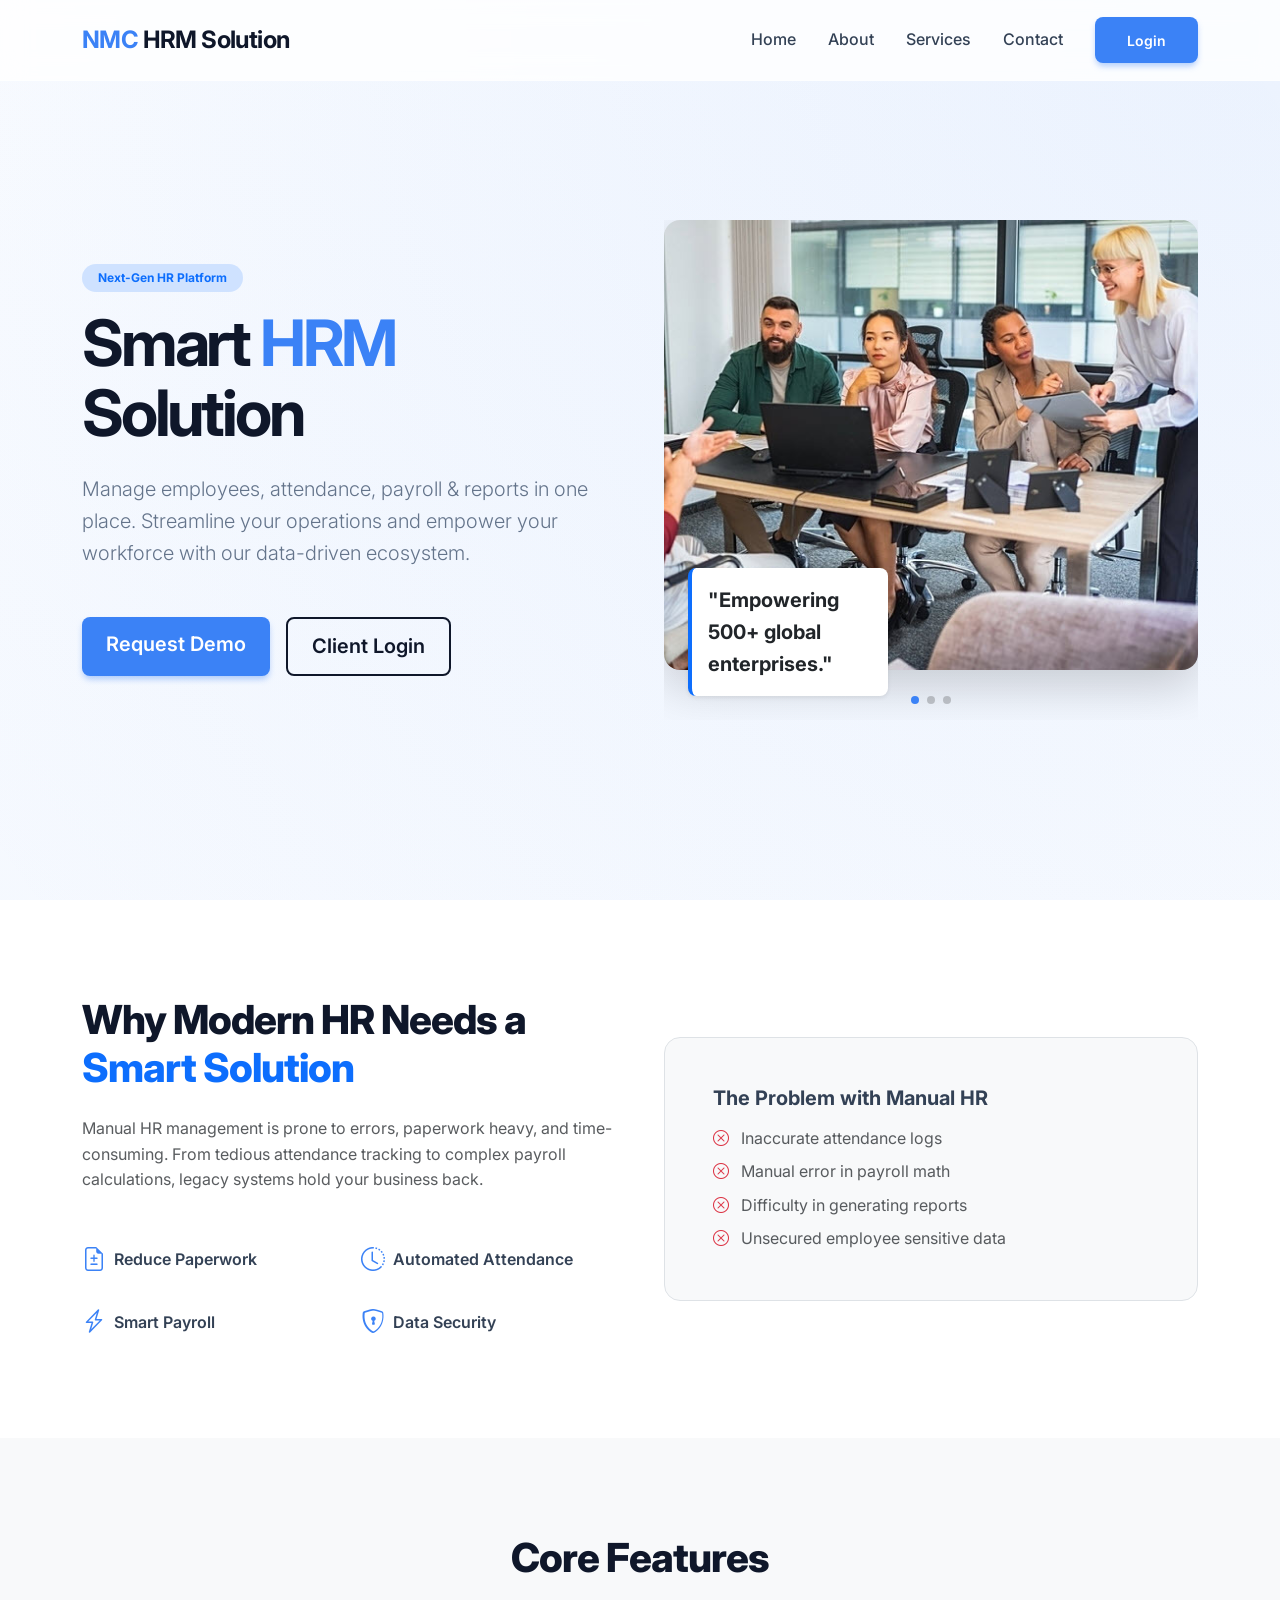
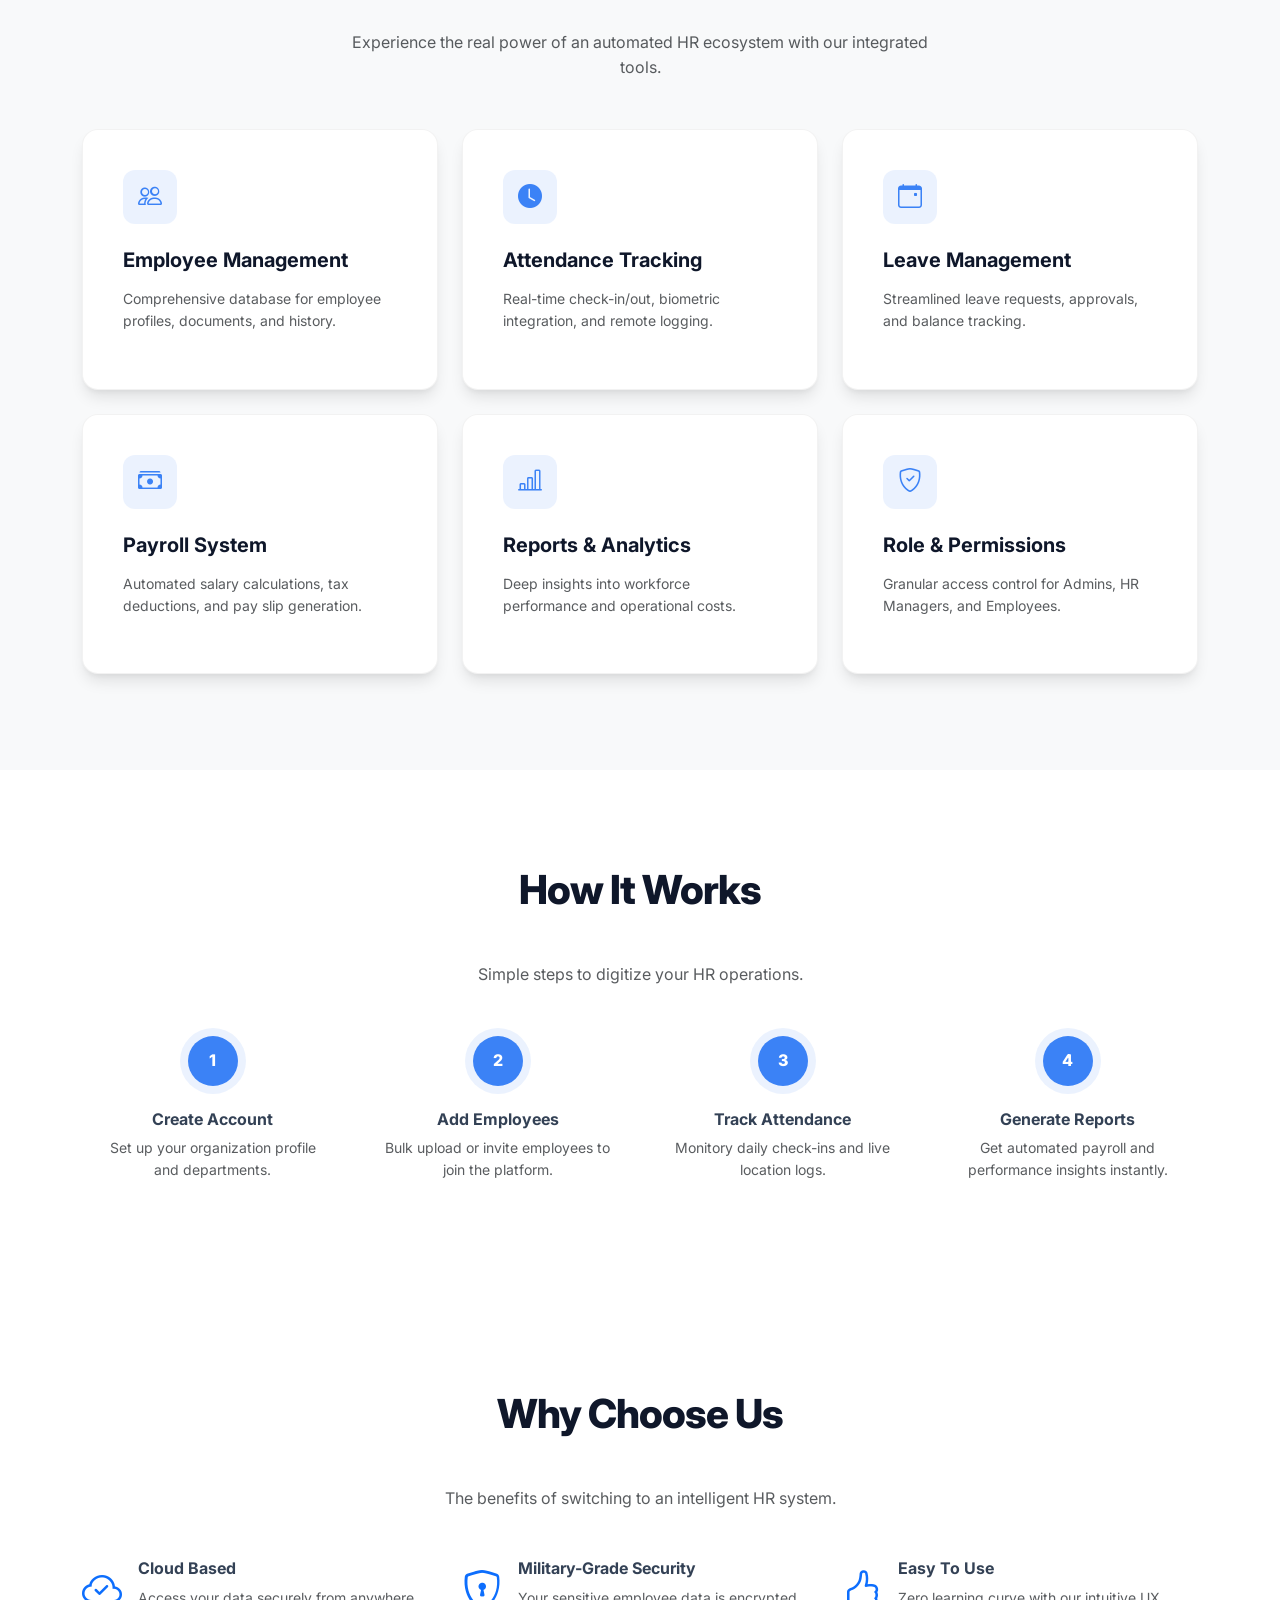
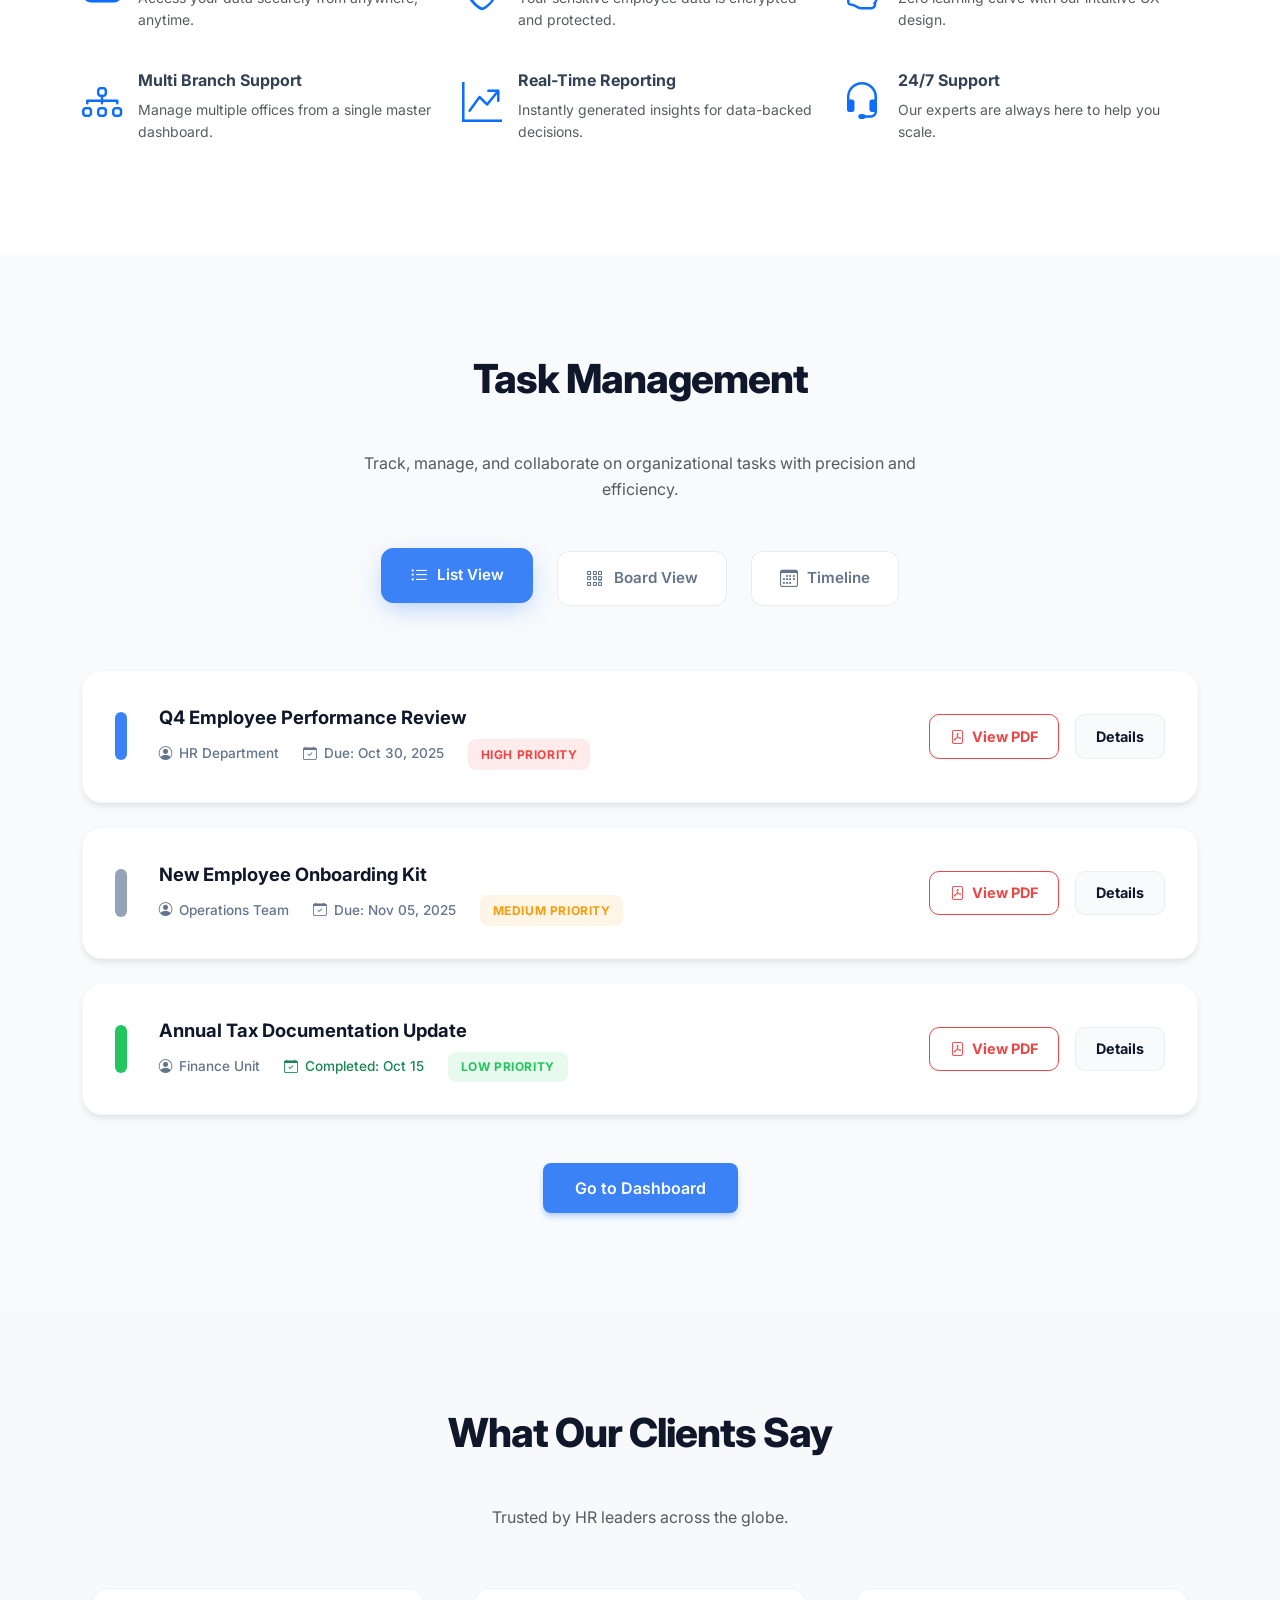
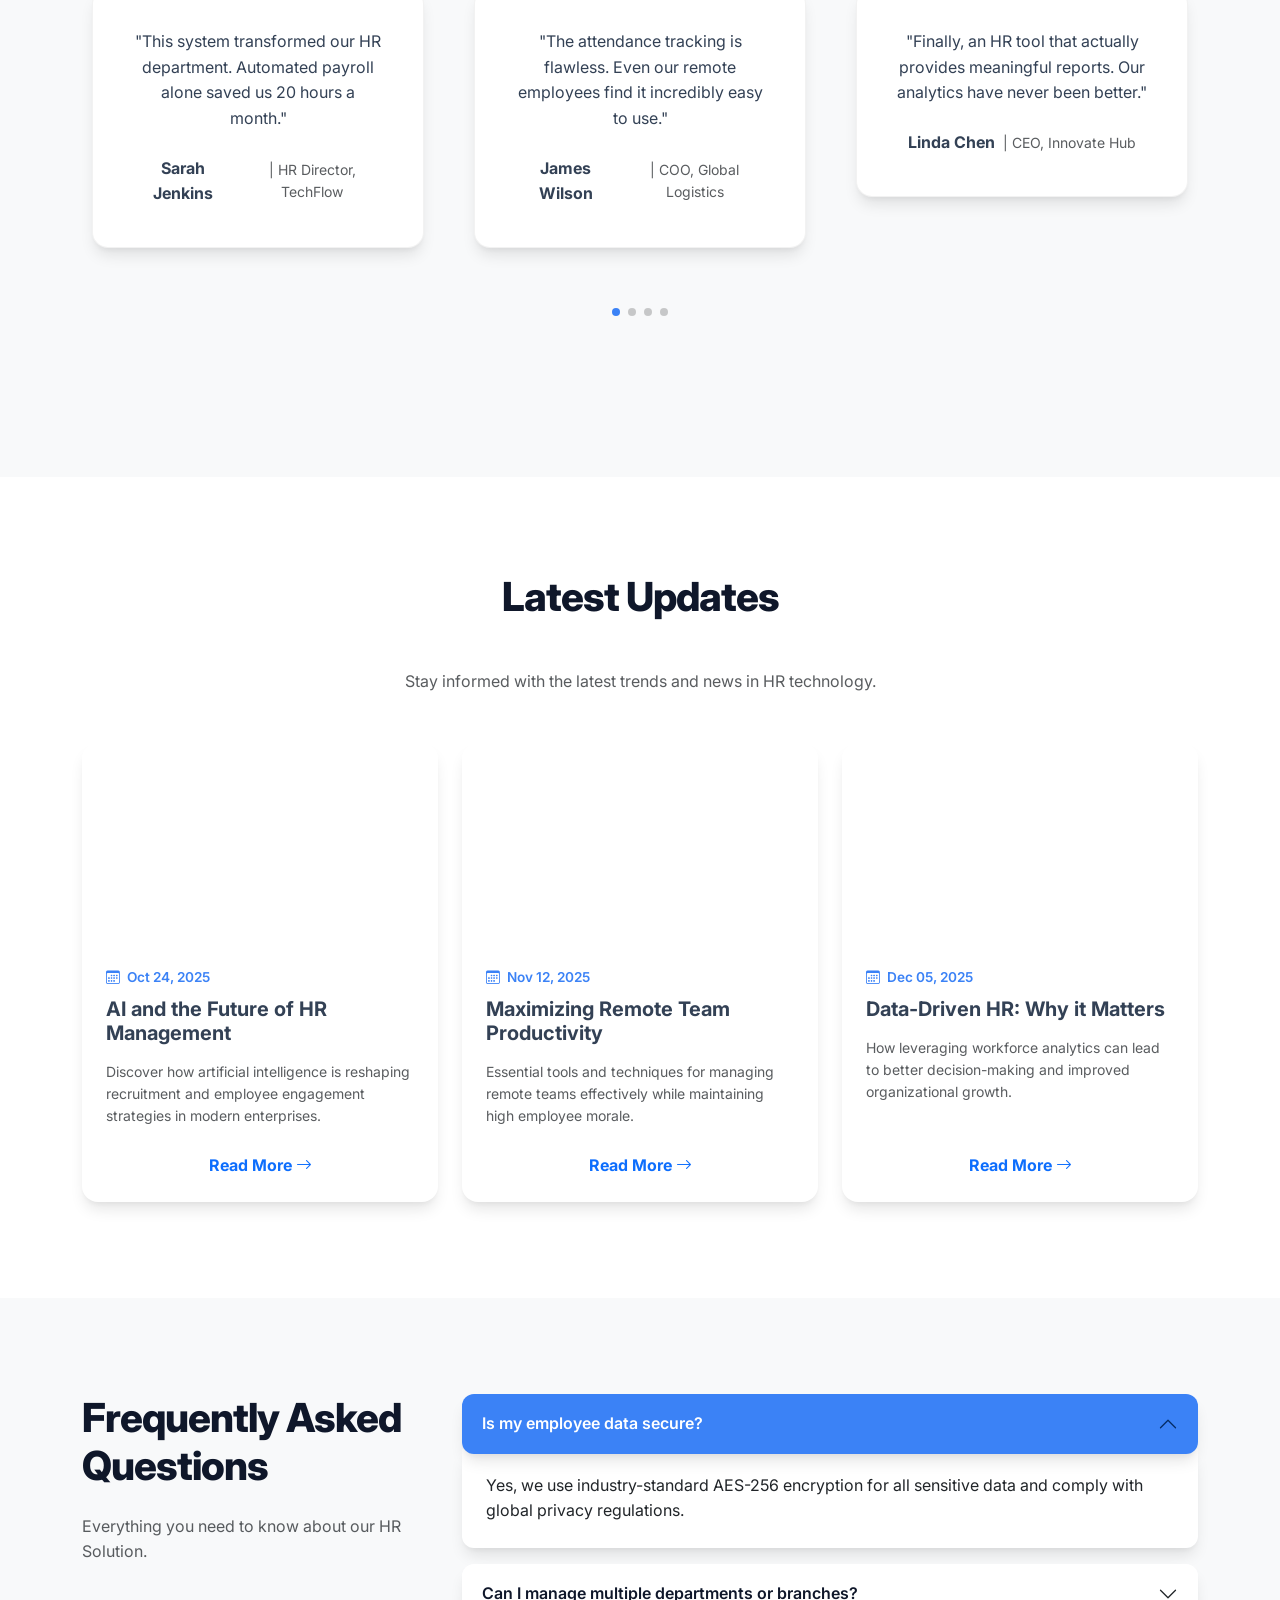
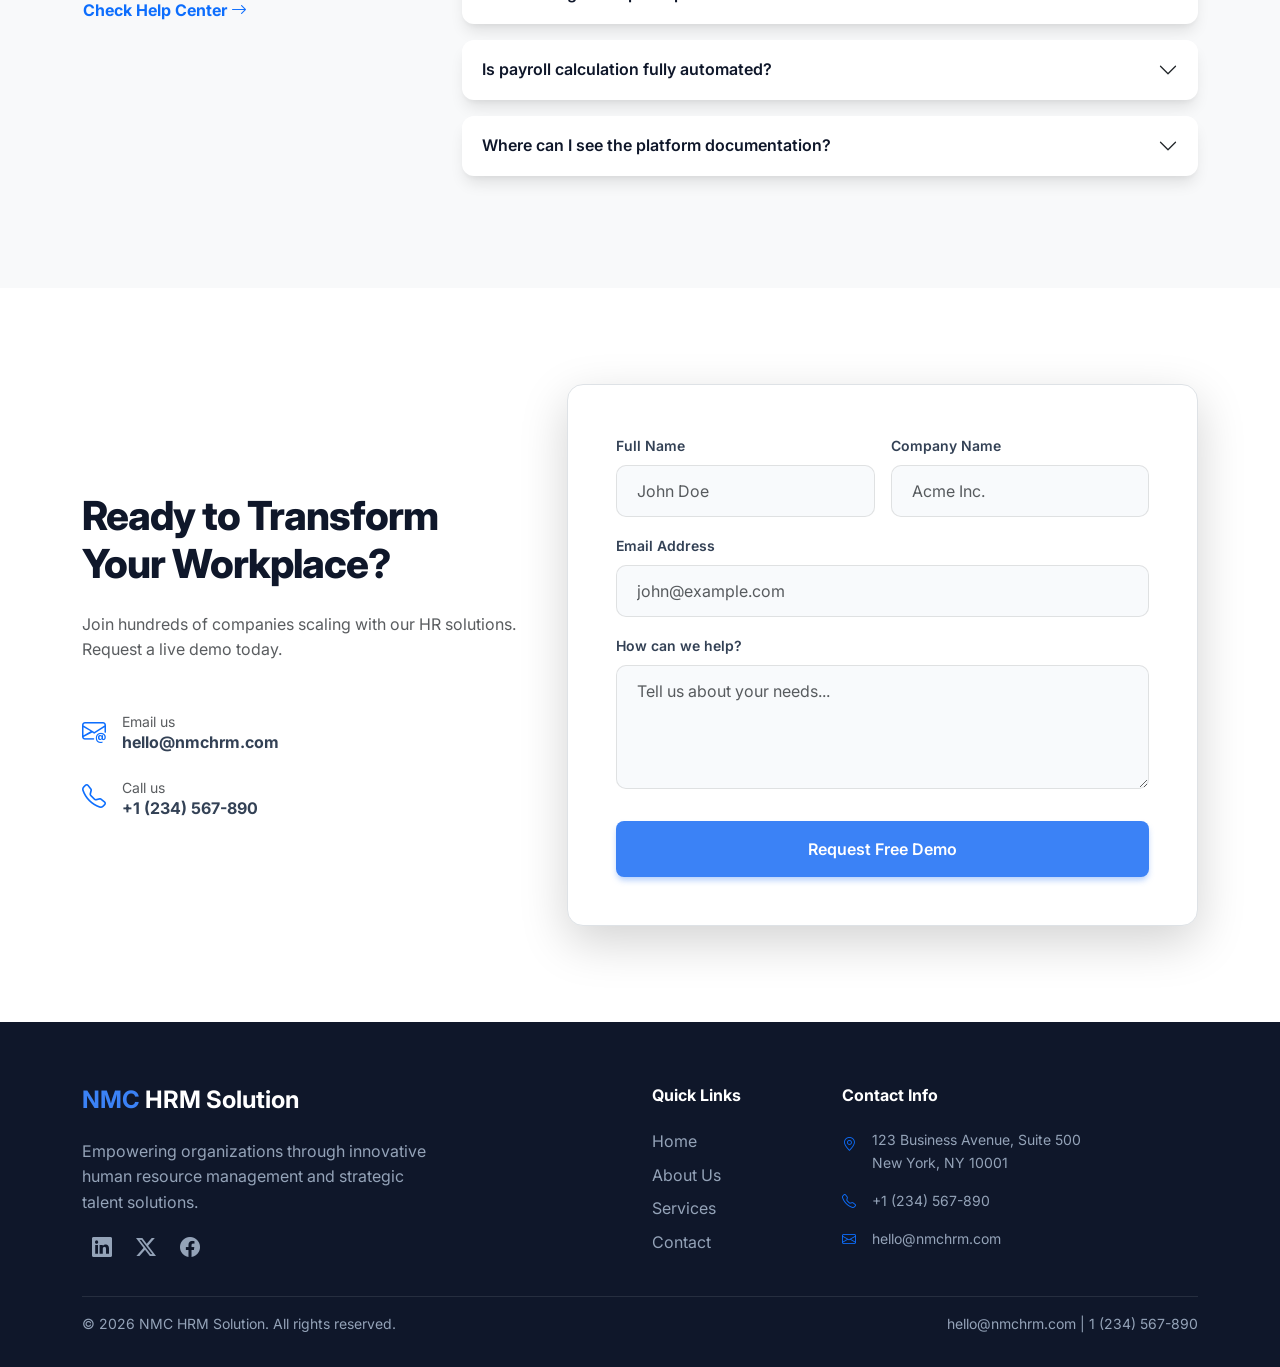
<file: index.html>
<!DOCTYPE html>
<html lang="en">

<head>
  <meta charset="UTF-8">
  <meta name="viewport" content="width=device-width, initial-scale=1">
  <title>NMC HRM Solution | Advanced HR Management Platform</title>
  <!-- Bootstrap 5 -->
  <link href="https://cdn.jsdelivr.net/npm/bootstrap@5.3.2/dist/css/bootstrap.min.css" rel="stylesheet">
  <!-- Bootstrap Icons -->
  <link rel="stylesheet" href="https://cdn.jsdelivr.net/npm/bootstrap-icons@1.11.1/font/bootstrap-icons.css">
  <!-- AOS Animations -->
  <link href="https://unpkg.com/aos@2.3.1/dist/aos.css" rel="stylesheet">
  <!-- Swiper Slider -->
  <link rel="stylesheet" href="https://cdn.jsdelivr.net/npm/swiper@11/swiper-bundle.min.css" />
  <!-- Custom CSS -->
  <link rel="stylesheet" href="assets/css/main.css">
</head>

<body>

  <!-- Navigation -->
  <nav class="navbar navbar-expand-lg fixed-top">
    <div class="container">
      <a class="navbar-brand fw-bold" href="index.html">
        <span><span style="color: var(--accent);">NMC</span> HRM Solution</span>
      </a>
      <button class="navbar-toggler" type="button" data-bs-toggle="collapse" data-bs-target="#navbarNav">
        <span class="navbar-toggler-icon"></span>
      </button>
      <div class="collapse navbar-collapse" id="navbarNav">
        <ul class="navbar-nav ms-auto align-items-lg-center">
          <li class="nav-item"><a class="nav-link" href="index.html">Home</a></li>
          <li class="nav-item"><a class="nav-link" href="about.html">About</a></li>
          <li class="nav-item"><a class="nav-link" href="services.html">Services</a></li>
          <li class="nav-item"><a class="nav-link" href="contact.html">Contact</a></li>
          <li class="nav-item ms-lg-3 mt-2 mt-lg-0">
            <a class="btn btn-primary btn-sm" href="login.html">Login</a>
          </li>
        </ul>
      </div>
    </div>
  </nav>

  <!-- Hero Section -->
  <section class="hero overflow-hidden">
    <div class="container">
      <div class="row align-items-center g-5">
        <div class="col-lg-6" data-aos="fade-right">
          <span class="badge bg-primary-subtle text-primary px-3 py-2 rounded-pill mb-3">Next-Gen HR Platform</span>
          <h1 class="display-3 fw-bold mb-4">Smart <span style="color: var(--accent);">HRM</span> Solution
          </h1>
          <p class="lead mb-5">Manage employees, attendance, payroll & reports in one place. Streamline your operations
            and empower your workforce with our data-driven ecosystem.</p>
          <div class="d-flex flex-wrap gap-3">
            <a href="#contact" class="btn btn-primary btn-lg px-4">Request Demo</a>
            <a href="#" class="btn btn-outline btn-lg px-4">Client Login</a>
          </div>
        </div>
        <div class="col-lg-6" data-aos="fade-left" data-aos-delay="200">
          <div class="position-relative">
            <!-- Hero Slider -->
            <div class="swiper heroSwiper">
              <div class="swiper-wrapper">
                <div class="swiper-slide">
                  <img src="assets/images/2.jpg" alt="HR Solutions 1" class="img-fluid rounded-4 shadow-lg">
                </div>
                <div class="swiper-slide">
                  <img src="assets/images/3.jpg" alt="HR Solutions 2" class="img-fluid rounded-4 shadow-lg">
                </div>
                <div class="swiper-slide">
                  <img src="assets/images/4.jpg" alt="HR Solutions 3" class="img-fluid rounded-4 shadow-lg">
                </div>
              </div>
              <div class="swiper-pagination"></div>
            </div>

            <div
              class="position-absolute bottom-0 start-0 m-4 p-3 bg-white rounded-3 shadow-sm border-start border-4 border-primary d-none d-md-block"
              style="max-width: 200px; z-index: 10;" data-aos="zoom-in" data-aos-delay="400">
              <p class="mb-0 small fw-bold text-dark">"Empowering 500+ global enterprises."</p>
            </div>
          </div>
        </div>
      </div>
    </div>
  </section>

  <!-- About The System -->
  <section id="about-system" class="py-5">
    <div class="container py-5">
      <div class="row align-items-center g-5">
        <div class="col-lg-6" data-aos="fade-up">
          <h2 class="section-title mb-4">Why Modern HR Needs a <span class="text-primary">Smart Solution</span></h2>
          <p class="text-muted">Manual HR management is prone to errors, paperwork heavy, and time-consuming. From
            tedious attendance tracking to complex payroll calculations, legacy systems hold your business back.</p>
          <div class="row mt-4 g-4">
            <div class="col-sm-6">
              <div class="d-flex align-items-center gap-2">
                <i class="bi bi-file-earmark-diff text-accent fs-4"></i>
                <span class="fw-semibold">Reduce Paperwork</span>
              </div>
            </div>
            <div class="col-sm-6">
              <div class="d-flex align-items-center gap-2">
                <i class="bi bi-clock-history text-accent fs-4"></i>
                <span class="fw-semibold">Automated Attendance</span>
              </div>
            </div>
            <div class="col-sm-6">
              <div class="d-flex align-items-center gap-2">
                <i class="bi bi-lightning-charge text-accent fs-4"></i>
                <span class="fw-semibold">Smart Payroll</span>
              </div>
            </div>
            <div class="col-sm-6">
              <div class="d-flex align-items-center gap-2">
                <i class="bi bi-shield-lock text-accent fs-4"></i>
                <span class="fw-semibold">Data Security</span>
              </div>
            </div>
          </div>
        </div>
        <div class="col-lg-6" data-aos="zoom-in" data-aos-delay="200">
          <div class="p-5 bg-light rounded-4 border">
            <h5 class="fw-bold mb-3">The Problem with Manual HR</h5>
            <ul class="list-unstyled text-muted mb-0">
              <li class="mb-2"><i class="bi bi-x-circle text-danger me-2"></i> Inaccurate attendance logs</li>
              <li class="mb-2"><i class="bi bi-x-circle text-danger me-2"></i> Manual error in payroll math</li>
              <li class="mb-2"><i class="bi bi-x-circle text-danger me-2"></i> Difficulty in generating reports</li>
              <li><i class="bi bi-x-circle text-danger me-2"></i> Unsecured employee sensitive data</li>
            </ul>
          </div>
        </div>
      </div>
    </div>
  </section>

  <!-- Core Features -->
  <section id="features" class="py-5 bg-light">
    <div class="container py-5">
      <div class="text-center mb-5" data-aos="fade-up">
        <h2 class="section-title">Core Features</h2>
        <p class="text-muted mx-auto" style="max-width: 600px;">Experience the real power of an automated HR ecosystem
          with
          our integrated tools.</p>
      </div>
      <div class="row g-4">
        <div class="col-md-4" data-aos="fade-up" data-aos-delay="100">
          <div class="service-card">
            <div class="service-icon"><i class="bi bi-people"></i></div>
            <h5>Employee Management</h5>
            <p class="text-muted small">Comprehensive database for employee profiles, documents, and history.</p>
          </div>
        </div>
        <div class="col-md-4" data-aos="fade-up" data-aos-delay="200">
          <div class="service-card">
            <div class="service-icon"><i class="bi bi-clock-fill"></i></div>
            <h5>Attendance Tracking</h5>
            <p class="text-muted small">Real-time check-in/out, biometric integration, and remote logging.</p>
          </div>
        </div>
        <div class="col-md-4" data-aos="fade-up" data-aos-delay="300">
          <div class="service-card">
            <div class="service-icon"><i class="bi bi-calendar-event"></i></div>
            <h5>Leave Management</h5>
            <p class="text-muted small">Streamlined leave requests, approvals, and balance tracking.</p>
          </div>
        </div>
        <div class="col-md-4" data-aos="fade-up" data-aos-delay="100">
          <div class="service-card">
            <div class="service-icon"><i class="bi bi-cash-stack"></i></div>
            <h5>Payroll System</h5>
            <p class="text-muted small">Automated salary calculations, tax deductions, and pay slip generation.</p>
          </div>
        </div>
        <div class="col-md-4" data-aos="fade-up" data-aos-delay="200">
          <div class="service-card">
            <div class="service-icon"><i class="bi bi-bar-chart-line"></i></div>
            <h5>Reports & Analytics</h5>
            <p class="text-muted small">Deep insights into workforce performance and operational costs.</p>
          </div>
        </div>
        <div class="col-md-4" data-aos="fade-up" data-aos-delay="300">
          <div class="service-card">
            <div class="service-icon"><i class="bi bi-shield-check"></i></div>
            <h5>Role & Permissions</h5>
            <p class="text-muted small">Granular access control for Admins, HR Managers, and Employees.</p>
          </div>
        </div>
      </div>
    </div>
  </section>


  <!-- How It Works -->
  <section id="how-it-works" class="py-5">
    <div class="container py-5">
      <div class="text-center mb-5" data-aos="fade-up">
        <h2 class="section-title">How It Works</h2>
        <p class="text-muted">Simple steps to digitize your HR operations.</p>
      </div>
      <div class="row g-4">
        <div class="col-md-3" data-aos="fade-up" data-aos-delay="100">
          <div class="step-item">
            <div class="step-number">1</div>
            <h6 class="fw-bold">Create Account</h6>
            <p class="small text-muted">Set up your organization profile and departments.</p>
          </div>
        </div>
        <div class="col-md-3" data-aos="fade-up" data-aos-delay="200">
          <div class="step-item">
            <div class="step-number">2</div>
            <h6 class="fw-bold">Add Employees</h6>
            <p class="small text-muted">Bulk upload or invite employees to join the platform.</p>
          </div>
        </div>
        <div class="col-md-3" data-aos="fade-up" data-aos-delay="300">
          <div class="step-item">
            <div class="step-number">3</div>
            <h6 class="fw-bold">Track Attendance</h6>
            <p class="small text-muted">Monitory daily check-ins and live location logs.</p>
          </div>
        </div>
        <div class="col-md-3" data-aos="fade-up" data-aos-delay="400">
          <div class="step-item">
            <div class="step-number">4</div>
            <h6 class="fw-bold">Generate Reports</h6>
            <p class="small text-muted">Get automated payroll and performance insights instantly.</p>
          </div>
        </div>
      </div>
    </div>
  </section>



  <!-- Benefits Section -->
  <section id="benefits" class="py-5">
    <div class="container py-5">
      <div class="text-center mb-5" data-aos="fade-up">
        <h2 class="section-title">Why Choose Us</h2>
        <p class="text-muted">The benefits of switching to an intelligent HR system.</p>
      </div>
      <div class="row g-4">
        <div class="col-md-4" data-aos="zoom-in" data-aos-delay="100">
          <div class="d-flex gap-3">
            <div class="fs-1 text-primary"><i class="bi bi-cloud-check"></i></div>
            <div>
              <h6 class="fw-bold">Cloud Based</h6>
              <p class="small text-muted">Access your data securely from anywhere, anytime.</p>
            </div>
          </div>
        </div>
        <div class="col-md-4" data-aos="zoom-in" data-aos-delay="200">
          <div class="d-flex gap-3">
            <div class="fs-1 text-primary"><i class="bi bi-shield-lock"></i></div>
            <div>
              <h6 class="fw-bold">Military-Grade Security</h6>
              <p class="small text-muted">Your sensitive employee data is encrypted and protected.</p>
            </div>
          </div>
        </div>
        <div class="col-md-4" data-aos="zoom-in" data-aos-delay="300">
          <div class="d-flex gap-3">
            <div class="fs-1 text-primary"><i class="bi bi-hand-thumbs-up"></i></div>
            <div>
              <h6 class="fw-bold">Easy To Use</h6>
              <p class="small text-muted">Zero learning curve with our intuitive UX design.</p>
            </div>
          </div>
        </div>
        <div class="col-md-4" data-aos="zoom-in" data-aos-delay="400">
          <div class="d-flex gap-3">
            <div class="fs-1 text-primary"><i class="bi bi-diagram-3"></i></div>
            <div>
              <h6 class="fw-bold">Multi Branch Support</h6>
              <p class="small text-muted">Manage multiple offices from a single master dashboard.</p>
            </div>
          </div>
        </div>
        <div class="col-md-4" data-aos="zoom-in" data-aos-delay="500">
          <div class="d-flex gap-3">
            <div class="fs-1 text-primary"><i class="bi bi-graph-up-arrow"></i></div>
            <div>
              <h6 class="fw-bold">Real-Time Reporting</h6>
              <p class="small text-muted">Instantly generated insights for data-backed decisions.</p>
            </div>
          </div>
        </div>
        <div class="col-md-4" data-aos="zoom-in" data-aos-delay="600">
          <div class="d-flex gap-3">
            <div class="fs-1 text-primary"><i class="bi bi-headset"></i></div>
            <div>
              <h6 class="fw-bold">24/7 Support</h6>
              <p class="small text-muted">Our experts are always here to help you scale.</p>
            </div>
          </div>
        </div>
      </div>
    </div>
  </section>



  <!-- Task Management Section -->
  <section id="tasks" class="task-section">
    <div class="container">
      <div class="text-center mb-5" data-aos="fade-up">
        <h2 class="section-title">Task Management</h2>
        <p class="text-muted mx-auto" style="max-width: 600px;">Track, manage, and collaborate on organizational tasks
          with precision and efficiency.</p>
      </div>

      <!-- View Controls -->
      <div class="task-view-controls" data-aos="fade-up" data-aos-delay="100">
        <button class="task-view-btn active"><i class="bi bi-list-ul"></i> List View</button>
        <button class="task-view-btn"><i class="bi bi-grid-3x3-gap"></i> Board View</button>
        <button class="task-view-btn"><i class="bi bi-calendar3"></i> Timeline</button>
      </div>

      <div class="task-list-wrapper" data-aos="fade-up" data-aos-delay="200">
        <!-- Task 1 -->
        <div class="task-card">
          <div class="task-info-group">
            <div class="task-status-indicator status-progress" title="In Progress"></div>
            <div class="task-content">
              <span class="task-name">Q4 Employee Performance Review</span>
              <div class="task-metadata">
                <div class="task-meta-item">
                  <i class="bi bi-person-circle"></i>
                  <span>HR Department</span>
                </div>
                <div class="task-meta-item">
                  <i class="bi bi-calendar-check"></i>
                  <span>Due: Oct 30, 2025</span>
                </div>
                <div class="badge-priority priority-high">High Priority</div>
              </div>
            </div>
          </div>
          <div class="task-action-buttons">
            <button class="btn-view-pdf"
              data-pdf="https://www.w3.org/WAI/ER/tests/xhtml/testfiles/resources/pdf/dummy.pdf"><i
                class="bi bi-file-pdf"></i> View PDF</button>
            <button class="btn-details">Details</button>
          </div>
        </div>

        <!-- Task 2 -->
        <div class="task-card">
          <div class="task-info-group">
            <div class="task-status-indicator status-todo" title="To Do"></div>
            <div class="task-content">
              <span class="task-name">New Employee Onboarding Kit</span>
              <div class="task-metadata">
                <div class="task-meta-item">
                  <i class="bi bi-person-circle"></i>
                  <span>Operations Team</span>
                </div>
                <div class="task-meta-item">
                  <i class="bi bi-calendar-check"></i>
                  <span>Due: Nov 05, 2025</span>
                </div>
                <div class="badge-priority priority-medium">Medium Priority</div>
              </div>
            </div>
          </div>
          <div class="task-action-buttons">
            <button class="btn-view-pdf"
              data-pdf="https://www.w3.org/WAI/ER/tests/xhtml/testfiles/resources/pdf/dummy.pdf"><i
                class="bi bi-file-pdf"></i> View PDF</button>
            <button class="btn-details">Details</button>
          </div>
        </div>

        <!-- Task 3 -->
        <div class="task-card">
          <div class="task-info-group">
            <div class="task-status-indicator status-completed" title="Completed"></div>
            <div class="task-content">
              <span class="task-name">Annual Tax Documentation Update</span>
              <div class="task-metadata">
                <div class="task-meta-item">
                  <i class="bi bi-person-circle"></i>
                  <span>Finance Unit</span>
                </div>
                <div class="task-meta-item">
                  <i class="bi bi-calendar-check text-success"></i>
                  <span class="text-success">Completed: Oct 15</span>
                </div>
                <div class="badge-priority priority-low">Low Priority</div>
              </div>
            </div>
          </div>
          <div class="task-action-buttons">
            <button class="btn-view-pdf"
              data-pdf="https://www.w3.org/WAI/ER/tests/xhtml/testfiles/resources/pdf/dummy.pdf"><i
                class="bi bi-file-pdf"></i> View PDF</button>
            <button class="btn-details">Details</button>
          </div>
        </div>
      </div>

      <div class="text-center mt-5" data-aos="fade-up">
        <a href="#" class="btn btn-primary">Go to Dashboard</a>
      </div>
    </div>
  </section>




  <!-- Testimonials -->
  <section id="testimonials" class="py-5 bg-light">
    <div class="container py-5">
      <div class="text-center mb-5" data-aos="fade-up">
        <h2 class="section-title">What Our Clients Say</h2>
        <p class="text-muted">Trusted by HR leaders across the globe.</p>
      </div>
      <div class="swiper testimonialSwiper" data-aos="fade-up" data-aos-delay="100">
        <div class="swiper-wrapper">
          <div class="swiper-slide">
            <div class="service-card text-center h-100">
              <p class="mb-4">"This system transformed our HR department. Automated payroll alone saved us 20 hours a
                month."</p>
              <div class="d-flex align-items-center justify-content-center gap-2">
                <span class="fw-bold">Sarah Jenkins</span>
                <span class="small text-muted">| HR Director, TechFlow</span>
              </div>
            </div>
          </div>
          <div class="swiper-slide">
            <div class="service-card text-center h-100">
              <p class="mb-4">"The attendance tracking is flawless. Even our remote employees find it incredibly easy to
                use."</p>
              <div class="d-flex align-items-center justify-content-center gap-2">
                <span class="fw-bold">James Wilson</span>
                <span class="small text-muted">| COO, Global Logistics</span>
              </div>
            </div>
          </div>
          <div class="swiper-slide">
            <div class="service-card text-center h-100">
              <p class="mb-4">"Finally, an HR tool that actually provides meaningful reports. Our analytics have never
                been better."</p>
              <div class="d-flex align-items-center justify-content-center gap-2">
                <span class="fw-bold">Linda Chen</span>
                <span class="small text-muted">| CEO, Innovate Hub</span>
              </div>
            </div>
          </div>
          <div class="swiper-slide">
            <div class="service-card text-center h-100">
              <p class="mb-4">"I am very happy with the service provided by HRM Solutions. The team is very professional
                and the platform is very user-friendly."</p>
              <div class="d-flex align-items-center justify-content-center gap-2">
                <span class="fw-bold">Mynul Islam</span>
                <span class="small text-muted">| CEO, Innovate Hub</span>
              </div>
            </div>
          </div>
        </div>
        <div class="swiper-pagination mt-5 position-relative"></div>
      </div>
    </div>
  </section>

  <!-- Latest News Section -->
  <section id="news" class="py-5">
    <div class="container py-5">
      <div class="text-center mb-5" data-aos="fade-up">
        <h2 class="section-title">Latest Updates</h2>
        <p class="text-muted">Stay informed with the latest trends and news in HR technology.</p>
      </div>
      <div class="row g-4">
        <div class="col-lg-4 col-md-6" data-aos="fade-up" data-aos-delay="100">
          <div class="news-card h-100">
            <div class="news-img"
              style="background-image: url('https://images.unsplash.com/photo-1552664730-d307ca884978?auto=format&fit=crop&q=80&w=800');">
            </div>
            <div class="news-content">
              <div class="news-date">
                <i class="bi bi-calendar3 me-1"></i> Oct 24, 2025
              </div>
              <h5 class="fw-bold mb-3">AI and the Future of HR Management</h5>
              <p class="text-muted small mb-4">Discover how artificial intelligence is reshaping recruitment and
                employee engagement strategies in modern enterprises.</p>
              <a href="#" class="btn btn-link p-0 text-decoration-none fw-bold">Read More <i
                  class="bi bi-arrow-right"></i></a>
            </div>
          </div>
        </div>
        <div class="col-lg-4 col-md-6" data-aos="fade-up" data-aos-delay="200">
          <div class="news-card h-100">
            <div class="news-img"
              style="background-image: url('https://images.unsplash.com/photo-1542744173-8e7e53415bb0?auto=format&fit=crop&q=80&w=800');">
            </div>
            <div class="news-content">
              <div class="news-date">
                <i class="bi bi-calendar3 me-1"></i> Nov 12, 2025
              </div>
              <h5 class="fw-bold mb-3">Maximizing Remote Team Productivity</h5>
              <p class="text-muted small mb-4">Essential tools and techniques for managing remote teams effectively
                while maintaining high employee morale.</p>
              <a href="#" class="btn btn-link p-0 text-decoration-none fw-bold">Read More <i
                  class="bi bi-arrow-right"></i></a>
            </div>
          </div>
        </div>
        <div class="col-lg-4 col-md-6" data-aos="fade-up" data-aos-delay="300">
          <div class="news-card h-100">
            <div class="news-img"
              style="background-image: url('https://images.unsplash.com/photo-1460925895917-afdab827c52f?auto=format&fit=crop&q=80&w=800');">
            </div>
            <div class="news-content">
              <div class="news-date">
                <i class="bi bi-calendar3 me-1"></i> Dec 05, 2025
              </div>
              <h5 class="fw-bold mb-3">Data-Driven HR: Why it Matters</h5>
              <p class="text-muted small mb-4">How leveraging workforce analytics can lead to better decision-making and
                improved organizational growth.</p>
              <a href="#" class="btn btn-link p-0 text-decoration-none fw-bold">Read More <i
                  class="bi bi-arrow-right"></i></a>
            </div>
          </div>
        </div>
      </div>
    </div>
  </section>



  <!-- FAQ Section -->
  <section id="faq" class="py-5 bg-light">
    <div class="container py-5">
      <div class="row">
        <div class="col-lg-4" data-aos="fade-right">
          <h2 class="section-title mb-4">Frequently Asked Questions</h2>
          <p class="text-muted">Everything you need to know about our HR Solution.</p>
          <a href="#" class="btn btn-link text-decoration-none fw-bold p-0 mt-3">Check Help Center <i
              class="bi bi-arrow-right"></i></a>
        </div>
        <div class="col-lg-8" data-aos="fade-left" data-aos-delay="200">
          <div class="accordion" id="faqAccordion">
            <div class="accordion-item">
              <h2 class="accordion-header">
                <button class="accordion-button" type="button" data-bs-toggle="collapse" data-bs-target="#q1">
                  Is my employee data secure?
                </button>
              </h2>
              <div id="q1" class="accordion-collapse collapse show" data-bs-parent="#faqAccordion">
                <div class="accordion-body">
                  Yes, we use industry-standard AES-256 encryption for all sensitive data and comply with global privacy
                  regulations.
                </div>
              </div>
            </div>
            <div class="accordion-item">
              <h2 class="accordion-header">
                <button class="accordion-button collapsed" type="button" data-bs-toggle="collapse" data-bs-target="#q2">
                  Can I manage multiple departments or branches?
                </button>
              </h2>
              <div id="q2" class="accordion-collapse collapse" data-bs-parent="#faqAccordion">
                <div class="accordion-body">
                  Absolutely. Our system is designed for multi-branch management with granular role-based access for
                  each
                  department.
                </div>
              </div>
            </div>
            <div class="accordion-item">
              <h2 class="accordion-header">
                <button class="accordion-button collapsed" type="button" data-bs-toggle="collapse" data-bs-target="#q3">
                  Is payroll calculation fully automated?
                </button>
              </h2>
              <div id="q3" class="accordion-collapse collapse" data-bs-parent="#faqAccordion">
                <div class="accordion-body">
                  Yes, it integrates attendance data, tax settings, and leave records to calculate net pay with a single
                  click.
                </div>
              </div>
            </div>
            <div class="accordion-item">
              <h2 class="accordion-header">
                <button class="accordion-button collapsed" type="button" data-bs-toggle="collapse" data-bs-target="#q4">
                  Where can I see the platform documentation?
                </button>
              </h2>
              <div id="q4" class="accordion-collapse collapse" data-bs-parent="#faqAccordion">
                <div class="accordion-body">
                  You can access our detailed platform documentation and user guides directly here:
                  <div class="mt-3">
                    <button class="btn btn-outline-primary btn-sm btn-view-pdf"
                      data-pdf="https://www.w3.org/WAI/ER/tests/xhtml/testfiles/resources/pdf/dummy.pdf">
                      <i class="bi bi-file-pdf me-1"></i> View Documentation PDF
                    </button>
                  </div>
                </div>
              </div>
            </div>
          </div>
        </div>
      </div>
    </div>
  </section>

  <!-- Contact / Section -->
  <section id="contact" class="py-5">
    <div class="container py-5">
      <div class="row g-5 align-items-center">
        <div class="col-lg-5" data-aos="fade-right">
          <h2 class="section-title mb-4">Ready to Transform Your Workplace?</h2>
          <p class="text-muted mb-5">Join hundreds of companies scaling with our HR solutions. Request a live demo
            today.</p>
          <div class="d-flex align-items-center gap-3 mb-4">
            <div class="fs-4 text-primary"><i class="bi bi-envelope-at"></i></div>
            <div>
              <p class="mb-0 small text-muted">Email us</p>
              <h6 class="fw-bold mb-0">hello@nmchrm.com</h6>
            </div>
          </div>
          <div class="d-flex align-items-center gap-3">
            <div class="fs-4 text-primary"><i class="bi bi-telephone"></i></div>
            <div>
              <p class="mb-0 small text-muted">Call us</p>
              <h6 class="fw-bold mb-0">+1 (234) 567-890</h6>
            </div>
          </div>
        </div>
        <div class="col-lg-7" data-aos="fade-left" data-aos-delay="200">
          <div class="p-5 bg-white rounded-4 shadow-lg border">
            <form>
              <div class="row g-3">
                <div class="col-md-6">
                  <label class="form-label fw-semibold small">Full Name</label>
                  <input type="text" class="form-control" placeholder="John Doe">
                </div>
                <div class="col-md-6">
                  <label class="form-label fw-semibold small">Company Name</label>
                  <input type="text" class="form-control" placeholder="Acme Inc.">
                </div>
                <div class="col-md-12">
                  <label class="form-label fw-semibold small">Email Address</label>
                  <input type="email" class="form-control" placeholder="john@example.com">
                </div>
                <div class="col-md-12">
                  <label class="form-label fw-semibold small">How can we help?</label>
                  <textarea class="form-control" rows="4" placeholder="Tell us about your needs..."></textarea>
                </div>
                <div class="col-md-12">
                  <button type="submit" class="btn btn-primary w-100 py-3 mt-3">Request Free Demo</button>
                </div>
              </div>
            </form>
          </div>
        </div>
      </div>
    </div>
  </section>


  <!-- Footer -->
  <footer class="text-white">
    <div class="container">
      <div class="row g-4 mb-4">
        <div class="col-lg-4">
          <h4 class="fw-bold mb-4 d-flex align-items-center gap-2">
            <span><span style="color: var(--accent);">NMC</span> HRM Solution</span>
          </h4>
          <p class="footer-text">Empowering organizations through innovative human resource management and strategic
            talent solutions.</p>
          <div class="social-links">
            <a href="#"><i class="bi bi-linkedin"></i></a>
            <a href="#"><i class="bi bi-twitter-x"></i></a>
            <a href="#"><i class="bi bi-facebook"></i></a>
          </div>
        </div>
        <div class="col-lg-2 offset-lg-2">
          <h6 class="fw-bold mb-4">Quick Links</h6>
          <ul class="list-unstyled footer-text">
            <li class="mb-2"><a href="index.html" class="text-decoration-none text-reset">Home</a></li>
            <li class="mb-2"><a href="about.html" class="text-decoration-none text-reset">About Us</a></li>
            <li class="mb-2"><a href="services.html" class="text-decoration-none text-reset">Services</a></li>
            <li class="mb-2"><a href="contact.html" class="text-decoration-none text-reset">Contact</a></li>
          </ul>
        </div>
        <div class="col-lg-4">
          <h6 class="fw-bold mb-4">Contact Info</h6>
          <ul class="list-unstyled footer-text small">
            <li class="mb-3 d-flex align-items-start gap-3">
              <i class="bi bi-geo-alt text-primary mt-1"></i>
              <span>123 Business Avenue, Suite 500<br>New York, NY 10001</span>
            </li>
            <li class="mb-3 d-flex align-items-center gap-3">
              <i class="bi bi-telephone text-primary"></i>
              <span>+1 (234) 567-890</span>
            </li>
            <li class="mb-3 d-flex align-items-center gap-3">
              <i class="bi bi-envelope text-primary"></i>
              <span>hello@nmchrm.com</span>
            </li>
          </ul>
        </div>
      </div>
      <hr class="border-secondary opacity-25">
      <div class="row align-items-center">
        <div class="col-md-6 text-center text-md-start">
          <p class="mb-0 footer-text small">© 2026 NMC HRM Solution. All rights reserved.</p>
        </div>
        <div class="col-md-6 text-center text-md-end">
          <p class="mb-0 footer-text small">hello@nmchrm.com | 1 (234) 567-890</p>
        </div>
      </div>
    </div>
  </footer>

  <!-- Scripts -->
  <script src="https://cdn.jsdelivr.net/npm/bootstrap@5.3.2/dist/js/bootstrap.bundle.min.js"></script>
  <script src="https://unpkg.com/aos@2.3.1/dist/aos.js"></script>
  <script src="https://cdn.jsdelivr.net/npm/swiper@11/swiper-bundle.min.js"></script>
  <script src="assets/js/main.js"></script>
  <script>
    AOS.init({
      duration: 1000,
      once: true,
      offset: 100
    });

    // Navbar scroll effect
    window.addEventListener('scroll', function () {
      const navbar = document.querySelector('.navbar');
      if (window.scrollY > 50) {
        navbar.classList.add('shadow-sm');
        navbar.style.background = 'rgba(255, 255, 255, 0.95)';
      } else {
        navbar.classList.remove('shadow-sm');
        navbar.style.background = 'rgba(255, 255, 255, 0.8)';
      }
    });
    // Task View Toggles
    const taskBtns = document.querySelectorAll('.task-view-btn');
    taskBtns.forEach(btn => {
      btn.addEventListener('click', () => {
        taskBtns.forEach(b => b.classList.remove('active'));
        btn.classList.add('active');
        // Add logic here to switch views if needed in the future
      });
    });

    // PDF Viewer Logic
    const pdfModal = new bootstrap.Modal(document.getElementById('pdfModal'));
    const pdfFrame = document.getElementById('pdfFrame');
    const viewPdfBtns = document.querySelectorAll('.btn-view-pdf');

    viewPdfBtns.forEach(btn => {
      btn.addEventListener('click', function () {
        const pdfUrl = this.getAttribute('data-pdf');
        if (pdfUrl) {
          pdfFrame.src = pdfUrl;
          pdfModal.show();
        }
      });
    });

    // Reset iframe src when modal is closed to stop loading
    document.getElementById('pdfModal').addEventListener('hidden.bs.modal', function () {
      pdfFrame.src = '';
    });
  </script>

  <!-- PDF Viewer Modal -->
  <div class="modal fade" id="pdfModal" tabindex="-1" aria-labelledby="pdfModalLabel" aria-hidden="true">
    <div class="modal-dialog modal-xl modal-dialog-centered">
      <div class="modal-content border-0 shadow-lg" style="border-radius: 20px; overflow: hidden;">
        <div class="modal-header bg-primary text-white border-0 py-3">
          <h5 class="modal-title fw-bold" id="pdfModalLabel"><i class="bi bi-file-pdf me-2"></i> Document Viewer</h5>
          <button type="button" class="btn-close btn-close-white" data-bs-dismiss="modal" aria-label="Close"></button>
        </div>
        <div class="modal-body p-0" style="height: 80vh;">
          <iframe id="pdfFrame" src="" width="100%" height="100%" frameborder="0"></iframe>
        </div>
      </div>
    </div>
  </div>

</body>

</html>
</file>
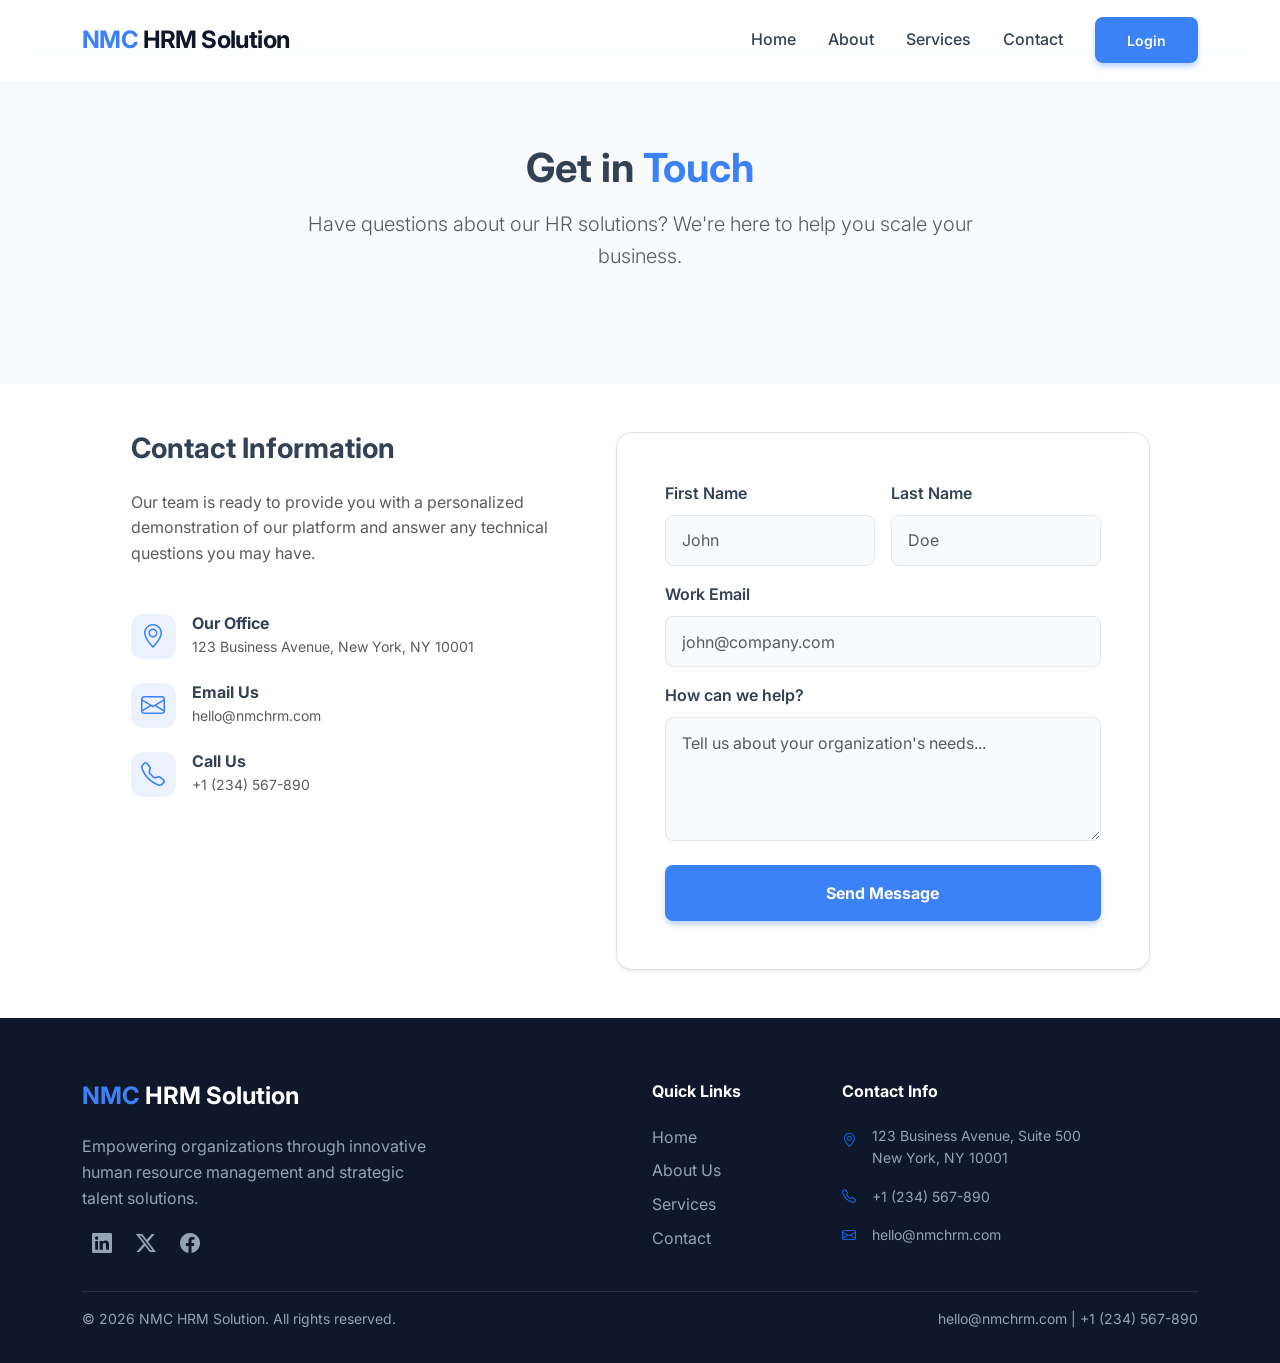
<file: contact.html>
<!DOCTYPE html>
<html lang="en">

<head>
  <meta charset="UTF-8">
  <meta name="viewport" content="width=device-width, initial-scale=1">
  <title>Contact Us | NMC HRM Solution</title>
  <link href="https://cdn.jsdelivr.net/npm/bootstrap@5.3.2/dist/css/bootstrap.min.css" rel="stylesheet">
  <link rel="stylesheet" href="https://cdn.jsdelivr.net/npm/bootstrap-icons@1.11.1/font/bootstrap-icons.css">
  <link href="https://unpkg.com/aos@2.3.1/dist/aos.css" rel="stylesheet">
  <link rel="stylesheet" href="assets/css/main.css">
  <style>
    .form-control {
      padding: 0.8rem 1rem;
      border-radius: 8px;
      border: 1px solid #e2e8f0;
    }

    .form-control:focus {
      box-shadow: 0 0 0 4px rgba(59, 130, 246, 0.1);
      border-color: var(--accent);
    }
  </style>
</head>

<body>

  <!-- Navigation -->
  <nav class="navbar navbar-expand-lg fixed-top">
    <div class="container">
      <a class="navbar-brand fw-bold" href="index.html">
        <span><span style="color: var(--accent);">NMC</span> HRM Solution</span>
      </a>
      <button class="navbar-toggler" type="button" data-bs-toggle="collapse" data-bs-target="#navbarNav">
        <span class="navbar-toggler-icon"></span>
      </button>
      <div class="collapse navbar-collapse" id="navbarNav">
        <ul class="navbar-nav ms-auto align-items-lg-center">
          <li class="nav-item"><a class="nav-link" href="index.html">Home</a></li>
          <li class="nav-item"><a class="nav-link" href="about.html">About</a></li>
          <li class="nav-item"><a class="nav-link" href="services.html">Services</a></li>
          <li class="nav-item"><a class="nav-link" href="contact.html">Contact</a></li>
          <li class="nav-item ms-lg-3 mt-2 mt-lg-0">
            <a class="btn btn-primary btn-sm" href="login.html">Login</a>
          </li>
        </ul>
      </div>
    </div>
  </nav>

  <!-- Page Header -->
  <header class="py-5 mt-5" style="background: var(--bg-light);">
    <div class="container py-5 text-center">
      <h1 class="fw-bold mb-3" data-aos="fade-up">Get in <span style="color: var(--accent);">Touch</span></h1>
      <p class="lead text-muted mx-auto" style="max-width: 700px;" data-aos="fade-up" data-aos-delay="100">
        Have questions about our HR solutions? We're here to help you scale your business.
      </p>
    </div>
  </header>

  <section class="container py-5">
    <div class="row g-5 justify-content-center">
      <div class="col-lg-5" data-aos="fade-right">
        <h3 class="fw-bold mb-4">Contact Information</h3>
        <p class="text-muted mb-5">Our team is ready to provide you with a personalized demonstration of our platform
          and answer any technical questions you may have.</p>

        <div class="d-flex align-items-center mb-4">
          <div class="service-icon me-3 mb-0" style="width: 45px; height: 45px;"><i class="bi bi-geo-alt"></i></div>
          <div>
            <h6 class="fw-bold mb-0">Our Office</h6>
            <small class="text-muted">123 Business Avenue, New York, NY 10001</small>
          </div>
        </div>
        <div class="d-flex align-items-center mb-4">
          <div class="service-icon me-3 mb-0" style="width: 45px; height: 45px;"><i class="bi bi-envelope"></i></div>
          <div>
            <h6 class="fw-bold mb-0">Email Us</h6>
            <small class="text-muted">hello@nmchrm.com</small>
          </div>
        </div>
        <div class="d-flex align-items-center">
          <div class="service-icon me-3 mb-0" style="width: 45px; height: 45px;"><i class="bi bi-telephone"></i></div>
          <div>
            <h6 class="fw-bold mb-0">Call Us</h6>
            <small class="text-muted">+1 (234) 567-890</small>
          </div>
        </div>
      </div>

      <div class="col-lg-6" data-aos="fade-left">
        <div class="bg-white p-5 rounded-4 shadow-sm border">
          <form>
            <div class="row g-3">
              <div class="col-md-6">
                <label class="form-label fw-semibold">First Name</label>
                <input type="text" class="form-control" placeholder="John">
              </div>
              <div class="col-md-6">
                <label class="form-label fw-semibold">Last Name</label>
                <input type="text" class="form-control" placeholder="Doe">
              </div>
              <div class="col-12">
                <label class="form-label fw-semibold">Work Email</label>
                <input type="email" class="form-control" placeholder="john@company.com">
              </div>
              <div class="col-12">
                <label class="form-label fw-semibold">How can we help?</label>
                <textarea class="form-control" rows="4"
                  placeholder="Tell us about your organization's needs..."></textarea>
              </div>
              <div class="col-12 mt-4">
                <button type="submit" class="btn btn-primary w-100 py-3 fw-bold">Send Message</button>
              </div>
            </div>
          </form>
        </div>
      </div>
    </div>
  </section>

  <!-- Footer -->
  <footer class="text-white">
    <div class="container">
      <div class="row g-4 mb-4">
        <div class="col-lg-4">
          <h4 class="fw-bold mb-4 d-flex align-items-center gap-2">
            <span><span style="color: var(--accent);">NMC</span> HRM Solution</span>
          </h4>
          <p class="footer-text">Empowering organizations through innovative human resource management and strategic
            talent solutions.</p>
          <div class="social-links">
            <a href="#"><i class="bi bi-linkedin"></i></a>
            <a href="#"><i class="bi bi-twitter-x"></i></a>
            <a href="#"><i class="bi bi-facebook"></i></a>
          </div>
        </div>
        <div class="col-lg-2 offset-lg-2">
          <h6 class="fw-bold mb-4">Quick Links</h6>
          <ul class="list-unstyled footer-text">
            <li class="mb-2"><a href="index.html" class="text-decoration-none text-reset">Home</a></li>
            <li class="mb-2"><a href="about.html" class="text-decoration-none text-reset">About Us</a></li>
            <li class="mb-2"><a href="services.html" class="text-decoration-none text-reset">Services</a></li>
            <li class="mb-2"><a href="contact.html" class="text-decoration-none text-reset">Contact</a></li>
          </ul>
        </div>
        <div class="col-lg-4">
          <h6 class="fw-bold mb-4">Contact Info</h6>
          <ul class="list-unstyled footer-text small">
            <li class="mb-3 d-flex align-items-start gap-3">
              <i class="bi bi-geo-alt text-primary mt-1"></i>
              <span>123 Business Avenue, Suite 500<br>New York, NY 10001</span>
            </li>
            <li class="mb-3 d-flex align-items-center gap-3">
              <i class="bi bi-telephone text-primary"></i>
              <span>+1 (234) 567-890</span>
            </li>
            <li class="mb-3 d-flex align-items-center gap-3">
              <i class="bi bi-envelope text-primary"></i>
              <span>hello@nmchrm.com</span>
            </li>
          </ul>
        </div>
      </div>
      <hr class="border-secondary opacity-25">
      <div class="row align-items-center">
        <div class="col-md-6 text-center text-md-start">
          <p class="mb-0 footer-text small">© 2026 NMC HRM Solution. All rights reserved.</p>
        </div>
        <div class="col-md-6 text-center text-md-end">
          <p class="mb-0 footer-text small">hello@nmchrm.com | +1 (234) 567-890</p>
        </div>
      </div>
    </div>
  </footer>

  <!-- Scripts -->
  <script src="https://cdn.jsdelivr.net/npm/bootstrap@5.3.2/dist/js/bootstrap.bundle.min.js"></script>
  <script src="https://unpkg.com/aos@2.3.1/dist/aos.js"></script>
  <script>
    AOS.init({ duration: 1000, once: true });
  </script>

</body>

</html>
</file>
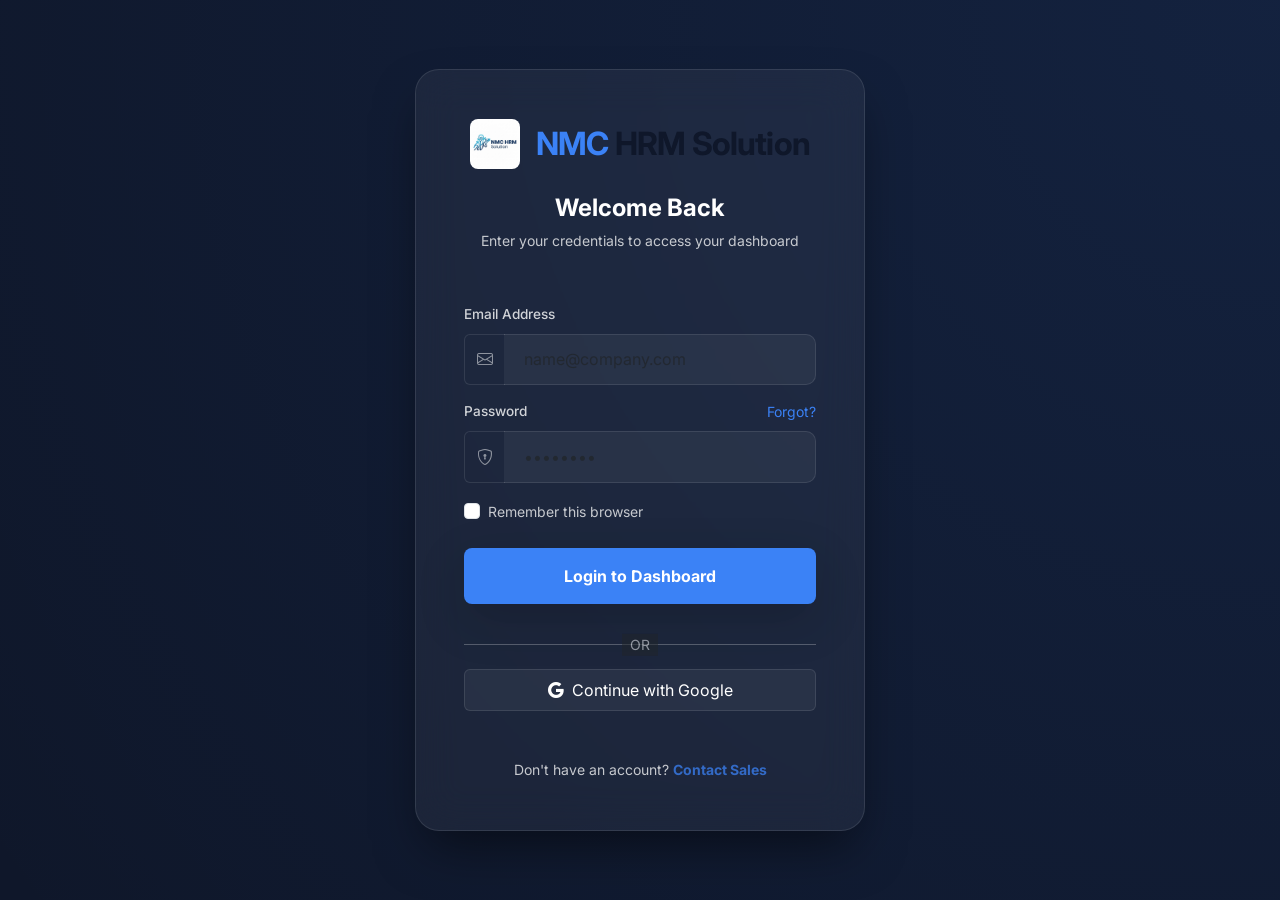
<file: login.html>
<!DOCTYPE html>
<html lang="en">

<head>
    <meta charset="UTF-8">
    <meta name="viewport" content="width=device-width, initial-scale=1">
    <title>Login | NMC HRM Solution</title>
    <!-- Bootstrap 5 -->
    <link href="https://cdn.jsdelivr.net/npm/bootstrap@5.3.2/dist/css/bootstrap.min.css" rel="stylesheet">
    <!-- Bootstrap Icons -->
    <link rel="stylesheet" href="https://cdn.jsdelivr.net/npm/bootstrap-icons@1.11.1/font/bootstrap-icons.css">
    <!-- Custom CSS -->
    <link rel="stylesheet" href="assets/css/main.css">
</head>

<body class="login-page">

    <div class="login-card" data-aos="zoom-in">
        <div class="text-center mb-5">
            <a href="index.html" class="navbar-brand fw-bold text-white mb-4 d-inline-flex align-items-center gap-3"
                style="font-size: 2rem;">
                <img src="assets/images/logo.png" alt="Logo" class="navbar-logo" style="height: 50px;">
                <span><span style="color: var(--accent);">NMC</span> HRM Solution</span>
            </a>
            <h4 class="fw-bold text-white">Welcome Back</h4>
            <p class="small opacity-75">Enter your credentials to access your dashboard</p>
        </div>

        <form>
            <div class="mb-3">
                <label class="form-label">Email Address</label>
                <div class="input-group">
                    <span class="input-group-text bg-transparent border-end-0"
                        style="border: 1px solid rgba(255, 255, 255, 0.1);">
                        <i class="bi bi-envelope text-white opacity-50"></i>
                    </span>
                    <input type="email" class="form-control border-start-0" placeholder="name@company.com">
                </div>
            </div>
            <div class="mb-3">
                <div class="d-flex justify-content-between">
                    <label class="form-label">Password</label>
                    <a href="#" class="small text-accent text-decoration-none">Forgot?</a>
                </div>
                <div class="input-group">
                    <span class="input-group-text bg-transparent border-end-0"
                        style="border: 1px solid rgba(255, 255, 255, 0.1);">
                        <i class="bi bi-shield-lock text-white opacity-50"></i>
                    </span>
                    <input type="password" class="form-control border-start-0" placeholder="••••••••">
                </div>
            </div>
            <div class="mb-4 form-check">
                <input type="checkbox" class="form-check-input" id="rememberMe">
                <label class="form-check-label small opacity-75" for="rememberMe">Remember this browser</label>
            </div>
            <button type="submit" class="btn btn-primary w-100 py-3 fw-bold shadow-lg mb-4">Login to Dashboard</button>

            <div class="position-relative mb-4">
                <hr class="opacity-10">
                <span class="position-absolute top-50 start-50 translate-middle bg-dark px-2 small opacity-50">OR</span>
            </div>

            <div class="d-grid gap-2">
                <button class="btn social-login-btn py-2 d-flex align-items-center justify-content-center gap-2">
                    <i class="bi bi-google"></i> Continue with Google
                </button>
            </div>

            <p class="text-center mt-5 mb-0 small opacity-75">
                Don't have an account? <a href="contact.html" class="text-accent text-decoration-none fw-bold">Contact
                    Sales</a>
            </p>
        </form>
    </div>

    <!-- Scripts -->
    <script src="https://cdn.jsdelivr.net/npm/bootstrap@5.3.2/dist/js/bootstrap.bundle.min.js"></script>
    <script src="https://unpkg.com/aos@2.3.1/dist/aos.js"></script>
    <script>
        AOS.init({ duration: 1000, once: true });
    </script>
</body>

</html>
</file>
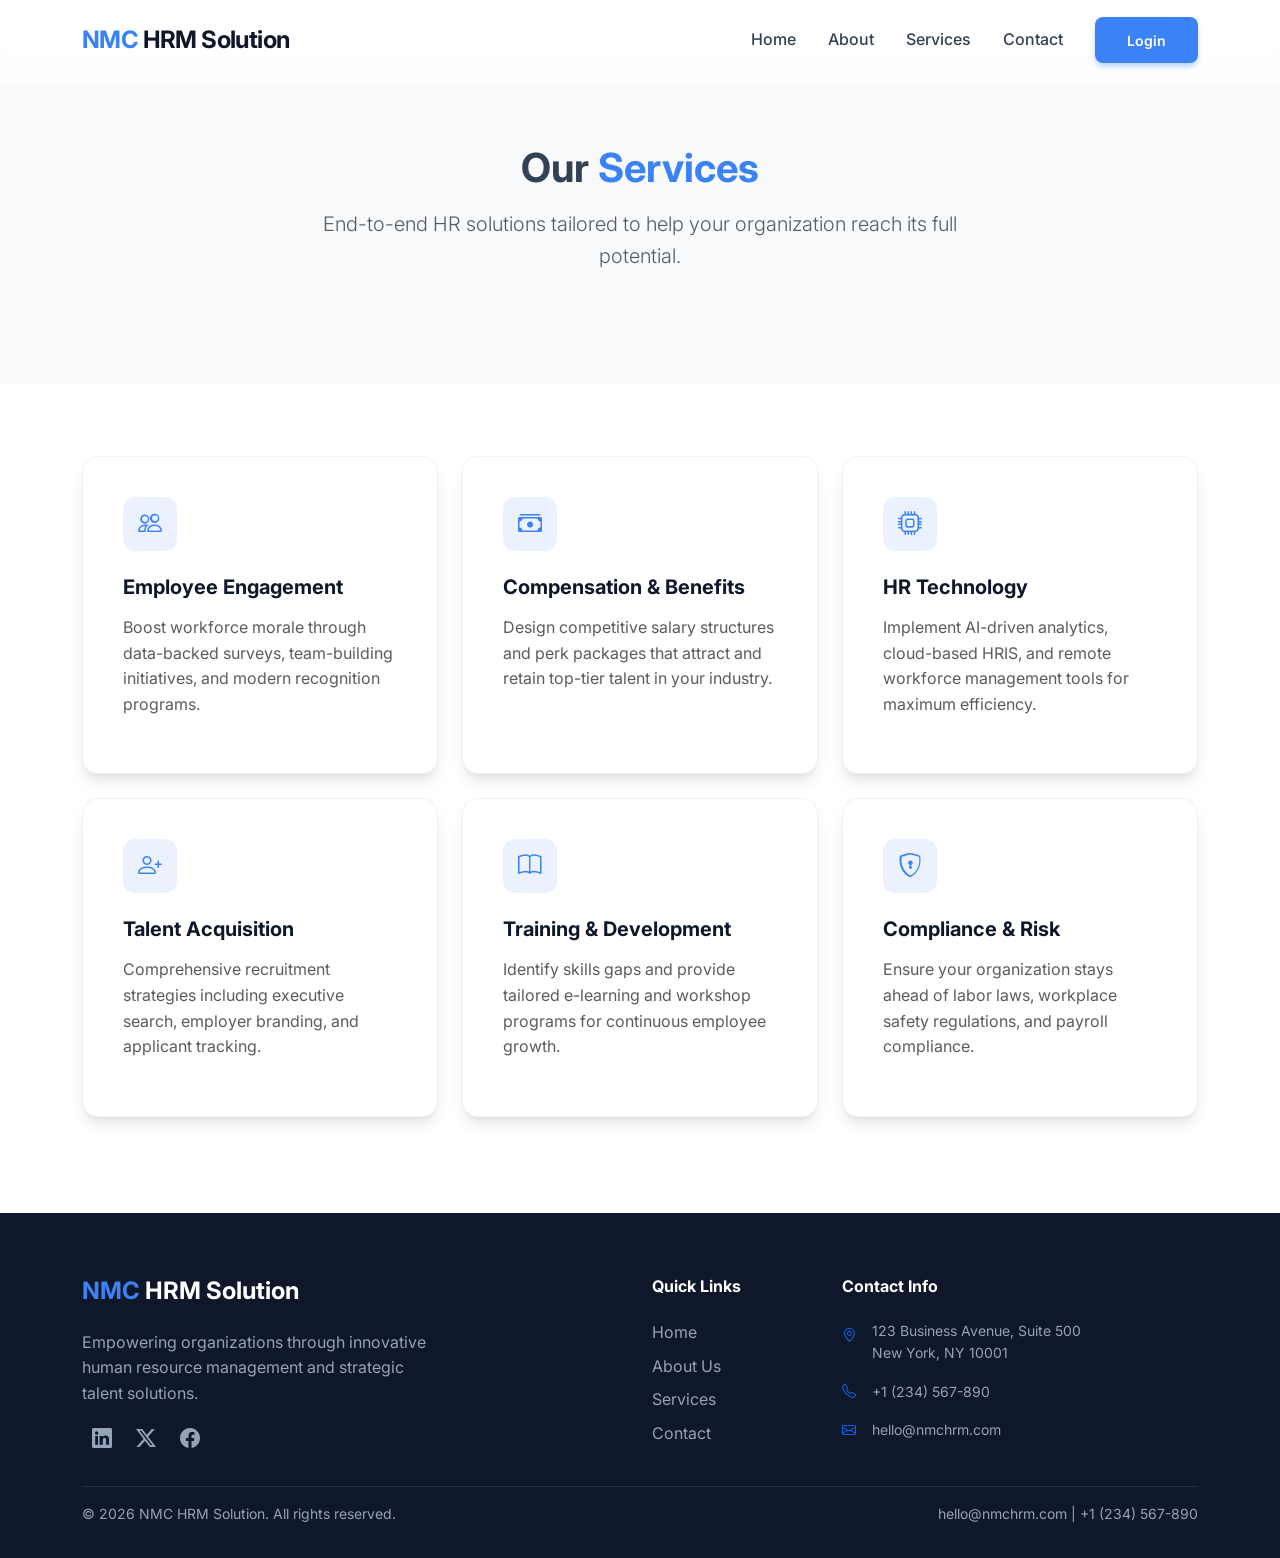
<file: services.html>
<!DOCTYPE html>
<html lang="en">

<head>
  <meta charset="UTF-8">
  <meta name="viewport" content="width=device-width, initial-scale=1">
  <title>Our Services | NMC HRM Solution</title>
  <link href="https://cdn.jsdelivr.net/npm/bootstrap@5.3.2/dist/css/bootstrap.min.css" rel="stylesheet">
  <link rel="stylesheet" href="https://cdn.jsdelivr.net/npm/bootstrap-icons@1.11.1/font/bootstrap-icons.css">
  <link href="https://unpkg.com/aos@2.3.1/dist/aos.css" rel="stylesheet">
  <link rel="stylesheet" href="assets/css/main.css">
</head>

<body>

  <!-- Navigation -->
  <nav class="navbar navbar-expand-lg fixed-top">
    <div class="container">
      <a class="navbar-brand fw-bold" href="index.html">
        <span><span style="color: var(--accent);">NMC</span> HRM Solution</span>
      </a>
      <button class="navbar-toggler" type="button" data-bs-toggle="collapse" data-bs-target="#navbarNav">
        <span class="navbar-toggler-icon"></span>
      </button>
      <div class="collapse navbar-collapse" id="navbarNav">
        <ul class="navbar-nav ms-auto align-items-lg-center">
          <li class="nav-item"><a class="nav-link" href="index.html">Home</a></li>
          <li class="nav-item"><a class="nav-link" href="about.html">About</a></li>
          <li class="nav-item"><a class="nav-link" href="services.html">Services</a></li>
          <li class="nav-item"><a class="nav-link" href="contact.html">Contact</a></li>
          <li class="nav-item ms-lg-3 mt-2 mt-lg-0">
            <a class="btn btn-primary btn-sm" href="login.html">Login</a>
          </li>
        </ul>
      </div>
    </div>
  </nav>

  <!-- Page Header -->
  <header class="py-5 mt-5" style="background: var(--bg-light);">
    <div class="container py-5 text-center">
      <h1 class="fw-bold mb-3" data-aos="fade-up">Our <span style="color: var(--accent);">Services</span></h1>
      <p class="lead text-muted mx-auto" style="max-width: 700px;" data-aos="fade-up" data-aos-delay="100">
        End-to-end HR solutions tailored to help your organization reach its full potential.
      </p>
    </div>
  </header>

  <section class="container py-5">
    <div class="row g-4 pt-4">
      <div class="col-lg-4 col-md-6" data-aos="fade-up" data-aos-delay="100">
        <div class="service-card h-100">
          <div class="service-icon"><i class="bi bi-people"></i></div>
          <h5>Employee Engagement</h5>
          <p class="text-muted">Boost workforce morale through data-backed surveys, team-building initiatives, and
            modern recognition programs.</p>
        </div>
      </div>
      <div class="col-lg-4 col-md-6" data-aos="fade-up" data-aos-delay="200">
        <div class="service-card h-100">
          <div class="service-icon"><i class="bi bi-cash-stack"></i></div>
          <h5>Compensation & Benefits</h5>
          <p class="text-muted">Design competitive salary structures and perk packages that attract and retain top-tier
            talent in your industry.</p>
        </div>
      </div>
      <div class="col-lg-4 col-md-6" data-aos="fade-up" data-aos-delay="300">
        <div class="service-card h-100">
          <div class="service-icon"><i class="bi bi-cpu"></i></div>
          <h5>HR Technology</h5>
          <p class="text-muted">Implement AI-driven analytics, cloud-based HRIS, and remote workforce management tools
            for maximum efficiency.</p>
        </div>
      </div>
      <div class="col-lg-4 col-md-6" data-aos="fade-up" data-aos-delay="400">
        <div class="service-card h-100">
          <div class="service-icon"><i class="bi bi-person-plus"></i></div>
          <h5>Talent Acquisition</h5>
          <p class="text-muted">Comprehensive recruitment strategies including executive search, employer branding, and
            applicant tracking.</p>
        </div>
      </div>
      <div class="col-lg-4 col-md-6" data-aos="fade-up" data-aos-delay="500">
        <div class="service-card h-100">
          <div class="service-icon"><i class="bi bi-book"></i></div>
          <h5>Training & Development</h5>
          <p class="text-muted">Identify skills gaps and provide tailored e-learning and workshop programs for
            continuous employee growth.</p>
        </div>
      </div>
      <div class="col-lg-4 col-md-6" data-aos="fade-up" data-aos-delay="600">
        <div class="service-card h-100">
          <div class="service-icon"><i class="bi bi-shield-lock"></i></div>
          <h5>Compliance & Risk</h5>
          <p class="text-muted">Ensure your organization stays ahead of labor laws, workplace safety regulations, and
            payroll compliance.</p>
        </div>
      </div>
    </div>
  </section>

  <!-- Footer -->
  <footer class="text-white mt-5">
    <div class="container">
      <div class="row g-4 mb-4">
        <div class="col-lg-4">
          <h4 class="fw-bold mb-4 d-flex align-items-center gap-2">
            <span><span style="color: var(--accent);">NMC</span> HRM Solution</span>
          </h4>
          <p class="footer-text">Empowering organizations through innovative human resource management and strategic
            talent solutions.</p>
          <div class="social-links">
            <a href="#"><i class="bi bi-linkedin"></i></a>
            <a href="#"><i class="bi bi-twitter-x"></i></a>
            <a href="#"><i class="bi bi-facebook"></i></a>
          </div>
        </div>
        <div class="col-lg-2 offset-lg-2">
          <h6 class="fw-bold mb-4">Quick Links</h6>
          <ul class="list-unstyled footer-text">
            <li class="mb-2"><a href="index.html" class="text-decoration-none text-reset">Home</a></li>
            <li class="mb-2"><a href="about.html" class="text-decoration-none text-reset">About Us</a></li>
            <li class="mb-2"><a href="services.html" class="text-decoration-none text-reset">Services</a></li>
            <li class="mb-2"><a href="contact.html" class="text-decoration-none text-reset">Contact</a></li>
          </ul>
        </div>
        <div class="col-lg-4">
          <h6 class="fw-bold mb-4">Contact Info</h6>
          <ul class="list-unstyled footer-text small">
            <li class="mb-3 d-flex align-items-start gap-3">
              <i class="bi bi-geo-alt text-primary mt-1"></i>
              <span>123 Business Avenue, Suite 500<br>New York, NY 10001</span>
            </li>
            <li class="mb-3 d-flex align-items-center gap-3">
              <i class="bi bi-telephone text-primary"></i>
              <span>+1 (234) 567-890</span>
            </li>
            <li class="mb-3 d-flex align-items-center gap-3">
              <i class="bi bi-envelope text-primary"></i>
              <span>hello@nmchrm.com</span>
            </li>
          </ul>
        </div>
      </div>
      <hr class="border-secondary opacity-25">
      <div class="row align-items-center">
        <div class="col-md-6 text-center text-md-start">
          <p class="mb-0 footer-text small">© 2026 NMC HRM Solution. All rights reserved.</p>
        </div>
        <div class="col-md-6 text-center text-md-end">
          <p class="mb-0 footer-text small">hello@nmchrm.com | +1 (234) 567-890</p>
        </div>
      </div>
    </div>
  </footer>

  <!-- Scripts -->
  <script src="https://cdn.jsdelivr.net/npm/bootstrap@5.3.2/dist/js/bootstrap.bundle.min.js"></script>
  <script src="https://unpkg.com/aos@2.3.1/dist/aos.js"></script>
  <script>
    AOS.init({ duration: 1000, once: true });
  </script>

</body>

</html>
</file>
<file: assets/css/main.css>
@import url('https://fonts.googleapis.com/css2?family=Inter:wght@300;400;500;600;700&display=swap');

:root {
  --primary: #0f172a;
  --primary-light: #1e293b;
  --accent: #3b82f6;
  --accent-dark: #2563eb;
  --text: #334155;
  --text-light: #64748b;
  --bg-light: #f8fafc;
  --white: #ffffff;
  --glass: rgba(255, 255, 255, 0.8);
  --shadow: 0 10px 15px -3px rgba(0, 0, 0, 0.1), 0 4px 6px -2px rgba(0, 0, 0, 0.05);
  --shadow-lg: 0 20px 25px -5px rgba(0, 0, 0, 0.1), 0 10px 10px -5px rgba(0, 0, 0, 0.04);
}

* {
  margin: 0;
  padding: 0;
  box-sizing: border-box;
}

body {
  font-family: 'Inter', sans-serif;
  color: var(--text);
  background-color: var(--white);
  line-height: 1.6;
  overflow-x: hidden;
}

/* Navbar */
.navbar {
  background: var(--glass) !important;
  backdrop-filter: blur(12px);
  -webkit-backdrop-filter: blur(12px);
  border-bottom: 1px solid rgba(255, 255, 255, 0.3);
  padding: 1rem 0;
  transition: all 0.3s ease;
}

.navbar-brand {
  color: var(--primary) !important;
  font-size: 1.5rem;
  letter-spacing: -0.025em;
  display: flex;
  align-items: center;
  gap: 12px;
}

.navbar-logo {
  height: 40px;
  width: auto;
  border-radius: 8px;
}

.nav-link {
  color: var(--text) !important;
  font-weight: 500;
  margin: 0 0.5rem;
  transition: color 0.2s ease;
}

.nav-link:hover {
  color: var(--accent) !important;
}

/* Hero Section */
.hero {
  min-height: 100vh;
  display: flex;
  align-items: center;
  background: radial-gradient(circle at top right, rgba(59, 130, 246, 0.1), transparent),
    radial-gradient(circle at bottom left, rgba(59, 130, 246, 0.05), transparent);
  padding: 120px 0 80px;
  position: relative;
}

.hero h1 {
  font-weight: 800;
  font-size: clamp(2.5rem, 5vw, 4rem);
  color: var(--primary);
  line-height: 1.1;
  margin-bottom: 1.5rem;
  letter-spacing: -0.05em;
}

.hero p {
  font-size: 1.25rem;
  color: var(--text-light);
  max-width: 600px;
  margin-bottom: 2.5rem;
}

.btn-primary {
  background-color: var(--accent);
  border: none;
  padding: 0.8rem 2rem;
  font-weight: 600;
  border-radius: 8px;
  box-shadow: 0 4px 6px -1px rgba(59, 130, 246, 0.4);
  transition: all 0.3s ease;
}

.btn-primary:hover {
  background-color: var(--accent-dark);
  transform: translateY(-2px);
  box-shadow: 0 10px 15px -3px rgba(59, 130, 246, 0.4);
}

.btn-outline {
  border: 2px solid var(--primary);
  color: var(--primary);
  padding: 0.8rem 2rem;
  font-weight: 600;
  border-radius: 8px;
  transition: all 0.3s ease;
}

.btn-outline:hover {
  background-color: var(--primary);
  color: var(--white);
  transform: translateY(-2px);
}

/* Services */
.section-title {
  font-weight: 800;
  font-size: 2.5rem;
  color: var(--primary);
  margin-bottom: 3rem;
  letter-spacing: -0.025em;
}

.service-card {
  background: var(--white);
  border: 1px solid rgba(0, 0, 0, 0.05);
  border-radius: 16px;
  padding: 2.5rem;
  height: 100%;
  transition: all 0.4s cubic-bezier(0.4, 0, 0.2, 1);
  box-shadow: var(--shadow);
}

.service-card:hover {
  transform: translateY(-12px);
  box-shadow: var(--shadow-lg);
}

.service-icon {
  width: 54px;
  height: 54px;
  background: rgba(59, 130, 246, 0.1);
  color: var(--accent);
  border-radius: 12px;
  display: flex;
  align-items: center;
  justify-content: center;
  font-size: 1.5rem;
  margin-bottom: 1.5rem;
}

.service-card h5 {
  font-weight: 700;
  margin-bottom: 1rem;
  color: var(--primary);
}

/* Footer */
footer {
  background-color: var(--primary);
  padding: 4rem 0 2rem;
}

.footer-text {
  color: #94a3b8;
}

.social-links a {
  color: #94a3b8;
  font-size: 1.25rem;
  margin: 0 10px;
  transition: color 0.2s;
}

.social-links a:hover {
  color: var(--white);
}

/* AOS Tweaks */
[data-aos] {
  pointer-events: none;
}

.aos-animate {
  pointer-events: auto;
}

/* News Section */
.news-card {
  border: none;
  border-radius: 16px;
  overflow: hidden;
  background: var(--white);
  box-shadow: var(--shadow);
  transition: all 0.3s ease;
}

.news-card:hover {
  transform: translateY(-8px);
  box-shadow: var(--shadow-lg);
}

.news-img {
  height: 200px;
  background-size: cover;
  background-position: center;
}

.news-content {
  padding: 1.5rem;
}

.news-date {
  font-size: 0.85rem;
  color: var(--accent);
  font-weight: 600;
  margin-bottom: 0.5rem;
}

/* Scheduling Section */
.scheduling-wrapper {
  background: var(--white);
  border-radius: 24px;
  padding: 3rem;
  box-shadow: var(--shadow-lg);
  border: 1px solid rgba(0, 0, 0, 0.03);
}

.calendar-mock {
  background: var(--bg-light);
  border-radius: 12px;
  padding: 1.5rem;
}

.calendar-day {
  width: 40px;
  height: 40px;
  display: flex;
  align-items: center;
  justify-content: center;
  border-radius: 8px;
  cursor: pointer;
  font-size: 0.9rem;
  transition: all 0.2s;
}

.calendar-day:hover {
  background: var(--accent);
  color: var(--white);
}

.calendar-day.active {
  background: var(--accent);
  color: var(--white);
}

/* Corporate Hub Section */
.hub-wrapper {
  background: var(--white);
  border-radius: 24px;
  overflow: hidden;
  box-shadow: var(--shadow-lg);
  border: 1px solid rgba(0, 0, 0, 0.05);
}

.hub-sidebar {
  background: var(--bg-light);
  padding: 3rem;
  border-right: 1px solid rgba(0, 0, 0, 0.05);
}

.hub-main {
  padding: 3rem;
}

.event-list {
  display: flex;
  flex-direction: column;
  gap: 1.5rem;
}

.event-item {
  display: flex;
  gap: 1.5rem;
  padding: 1.25rem;
  background: var(--white);
  border-radius: 12px;
  border: 1px solid rgba(0, 0, 0, 0.03);
  transition: all 0.3s ease;
  cursor: pointer;
}

.event-item:hover {
  transform: translateX(8px);
  border-color: var(--accent);
  box-shadow: var(--shadow);
}

.event-date {
  min-width: 60px;
  height: 60px;
  background: var(--primary);
  color: var(--white);
  border-radius: 10px;
  display: flex;
  flex-direction: column;
  align-items: center;
  justify-content: center;
  line-height: 1;
}

.event-date .day {
  font-size: 1.25rem;
  font-weight: 700;
}

.event-date .month {
  font-size: 0.7rem;
  font-weight: 600;
  text-transform: uppercase;
  opacity: 0.8;
}

.event-info h6 {
  font-weight: 700;
  margin-bottom: 0.25rem;
  color: var(--primary);
}

.event-meta {
  font-size: 0.85rem;
  color: var(--text-light);
  display: flex;
  align-items: center;
  gap: 1rem;
}

/* Calendar Refinement */
.calendar-mock {
  background: var(--white);
  border: 1px solid rgba(0, 0, 0, 0.05);
  box-shadow: var(--shadow);
}

@media (max-width: 991.98px) {
  .hub-sidebar {
    border-right: none;
    border-bottom: 1px solid rgba(0, 0, 0, 0.05);
  }
}

/* Dashboard Tabs */
.nav-pills-custom .nav-link {
  color: var(--text-light);
  background: var(--white);
  border: 1px solid rgba(0, 0, 0, 0.05);
  font-weight: 600;
  padding: 1rem 1.5rem;
  border-radius: 12px;
  transition: all 0.3s ease;
}

.nav-pills-custom .nav-link.active {
  background: var(--accent);
  color: var(--white);
  box-shadow: var(--shadow);
}

.dashboard-preview-img {
  border-radius: 20px;
  box-shadow: var(--shadow-lg);
  border: 8px solid var(--white);
}

/* Steps */
.step-item {
  position: relative;
  text-align: center;
  padding: 0 1rem;
}

.step-number {
  width: 50px;
  height: 50px;
  background: var(--accent);
  color: var(--white);
  border-radius: 50%;
  display: flex;
  align-items: center;
  justify-content: center;
  font-weight: 800;
  margin: 0 auto 1.5rem;
  position: relative;
  z-index: 2;
  box-shadow: 0 0 0 8px rgba(59, 130, 246, 0.1);
}


/* FAQ */
.accordion-item {
  border: none;
  background: transparent;
  margin-bottom: 1rem;
}

.accordion-button {
  background: var(--white) !important;
  color: var(--primary) !important;
  font-weight: 600;
  border-radius: 12px !important;
  box-shadow: var(--shadow) !important;
  padding: 1.25rem;
}

.accordion-button:not(.collapsed) {
  background: var(--accent) !important;
  color: var(--white) !important;
}

.accordion-body {
  padding: 1.5rem;
  background: var(--white);
  border-radius: 0 0 12px 12px;
  margin-top: -5px;
  box-shadow: var(--shadow);
}

/* Contact Form Overrides */
.form-control {
  padding: 0.8rem 1.25rem;
  border-radius: 10px;
  border: 1px solid rgba(0, 0, 0, 0.1);
  background: var(--bg-light);
}

/* Login Page Styles */
.login-page {
  min-height: 100vh;
  display: flex;
  align-items: center;
  justify-content: center;
  background: radial-gradient(circle at top right, rgba(59, 130, 246, 0.1), transparent),
    var(--primary);
  padding: 2rem;
}

.login-card {
  background: rgba(255, 255, 255, 0.05);
  backdrop-filter: blur(20px);
  border: 1px solid rgba(255, 255, 255, 0.1);
  border-radius: 24px;
  padding: 3rem;
  width: 100%;
  max-width: 450px;
  color: var(--white);
  box-shadow: 0 25px 50px -12px rgba(0, 0, 0, 0.5);
}

.login-card .form-control {
  background: rgba(255, 255, 255, 0.05);
  border: 1px solid rgba(255, 255, 255, 0.1);
  color: var(--white);
}

.login-card .form-control:focus {
  background: rgba(255, 255, 255, 0.08);
  border-color: var(--accent);
  color: var(--white);
}

.login-card .form-label {
  color: rgba(255, 255, 255, 0.8);
  font-size: 0.85rem;
  font-weight: 500;
}

.social-login-btn {
  background: rgba(255, 255, 255, 0.05);
  border: 1px solid rgba(255, 255, 255, 0.1);
  color: var(--white);
  transition: all 0.3s ease;
}

.social-login-btn:hover {
  background: rgba(255, 255, 255, 0.1);
  color: var(--white);
}

/* Swiper Slider Custom Styles */
.heroSwiper,
.testimonialSwiper {
  width: 100%;
  padding-bottom: 50px !important;
}

.heroSwiper .swiper-slide img {
  width: 100%;
  height: 450px;
  object-fit: cover;
}

.testimonialSwiper .service-card {
  margin: 10px;
}

.swiper-pagination-bullet-active {
  background: var(--accent) !important;
}

/* Team Section Styles */
.team-card {
  background: var(--white);
  padding: 2rem;
  border-radius: 20px;
  border: 1px solid rgba(0, 0, 0, 0.05);
  transition: all 0.3s ease;
  height: 100%;
}

.team-card:hover {
  transform: translateY(-10px);
  box-shadow: var(--shadow-lg);
  border-color: var(--accent);
}

.team-img-wrapper {
  overflow: hidden;
  border-radius: 16px;
}

.team-img-wrapper img {
  transition: transform 0.5s ease;
}

.team-card:hover .team-img-wrapper img {
  transform: scale(1.1);
}

.text-accent {
  color: var(--accent);
}

/* News Card Refinements */
.news-card .news-img {
  transition: transform 0.5s ease;
}

.news-card:hover .news-img {
  transform: scale(1.05);
}

.news-card {
  display: flex;
  flex-direction: column;
}

.news-content {
  flex-grow: 1;
  display: flex;
  flex-direction: column;
}

.news-content a {
  margin-top: auto;
}

/* Task Management Section */
.task-section {
  background: var(--bg-light);
  padding: 100px 0;
}

.task-view-controls {
  display: flex;
  justify-content: center;
  align-items: center;
  gap: 1.5rem;
  margin-bottom: 4rem;
  flex-wrap: wrap;
}

.task-view-btn {
  padding: 0.8rem 1.75rem;
  border-radius: 12px;
  border: 1px solid rgba(0, 0, 0, 0.08);
  background: var(--white);
  color: var(--text-light);
  font-weight: 600;
  transition: all 0.4s cubic-bezier(0.165, 0.84, 0.44, 1);
  cursor: pointer;
  display: flex;
  align-items: center;
  gap: 0.6rem;
  font-size: 0.95rem;
}

.task-view-btn i {
  font-size: 1.1rem;
}

.task-view-btn:hover,
.task-view-btn.active {
  background: var(--accent);
  color: var(--white);
  border-color: var(--accent);
  box-shadow: 0 8px 25px -5px rgba(59, 130, 246, 0.4);
  transform: translateY(-3px);
}

.task-card {
  background: var(--white);
  border-radius: 20px;
  padding: 2rem;
  margin-bottom: 1.5rem;
  border: 1px solid rgba(0, 0, 0, 0.03);
  box-shadow: 0 4px 6px -1px rgba(0, 0, 0, 0.1);
  transition: all 0.4s ease;
  display: flex;
  align-items: center;
  justify-content: space-between;
  gap: 2rem;
}

.task-card:hover {
  transform: translateX(12px);
  border-color: var(--accent);
  box-shadow: 0 20px 25px -5px rgba(0, 0, 0, 0.1);
}

.task-info-group {
  display: flex;
  align-items: center;
  gap: 2rem;
  flex-grow: 1;
}

.task-status-indicator {
  width: 12px;
  height: 48px;
  border-radius: 6px;
}

.status-todo {
  background: #94a3b8;
}

.status-progress {
  background: var(--accent);
}

.status-completed {
  background: #22c55e;
}

.task-content {
  flex-grow: 1;
}

.task-name {
  font-weight: 700;
  color: var(--primary);
  font-size: 1.15rem;
  margin-bottom: 0.4rem;
  display: block;
}

.task-metadata {
  display: flex;
  align-items: center;
  gap: 1.5rem;
  flex-wrap: wrap;
}

.task-meta-item {
  font-size: 0.85rem;
  color: var(--text-light);
  display: flex;
  align-items: center;
  gap: 0.4rem;
  font-weight: 500;
}

.badge-priority {
  padding: 0.35rem 0.8rem;
  border-radius: 8px;
  font-size: 0.75rem;
  font-weight: 700;
  text-transform: uppercase;
  letter-spacing: 0.05em;
}

.priority-high {
  background: rgba(239, 68, 68, 0.1);
  color: #ef4444;
}

.priority-medium {
  background: rgba(245, 158, 11, 0.1);
  color: #f59e0b;
}

.priority-low {
  background: rgba(34, 197, 94, 0.1);
  color: #22c55e;
}

.task-action-buttons {
  display: flex;
  gap: 1rem;
}

.btn-view-pdf {
  border: 1.5px solid #ef4444;
  color: #ef4444;
  background: transparent;
  padding: 0.6rem 1.25rem;
  border-radius: 10px;
  font-size: 0.9rem;
  font-weight: 700;
  transition: all 0.3s ease;
  display: flex;
  align-items: center;
  gap: 0.5rem;
}

.btn-view-pdf:hover {
  background: #ef4444;
  color: var(--white);
  box-shadow: 0 4px 15px rgba(239, 68, 68, 0.3);
}

.btn-details {
  background: var(--bg-light);
  color: var(--primary);
  border: 1px solid rgba(0, 0, 0, 0.05);
  padding: 0.6rem 1.25rem;
  border-radius: 10px;
  font-size: 0.9rem;
  font-weight: 700;
  transition: all 0.3s ease;
}

.btn-details:hover {
  background: var(--primary);
  color: var(--white);
}

@media (max-width: 991.98px) {
  .task-card {
    flex-direction: column;
    align-items: flex-start;
    gap: 1.5rem;
  }

  .task-action-buttons {
    width: 100%;
    border-top: 1px solid rgba(0, 0, 0, 0.05);
    padding-top: 1.5rem;
  }
}
</file>
